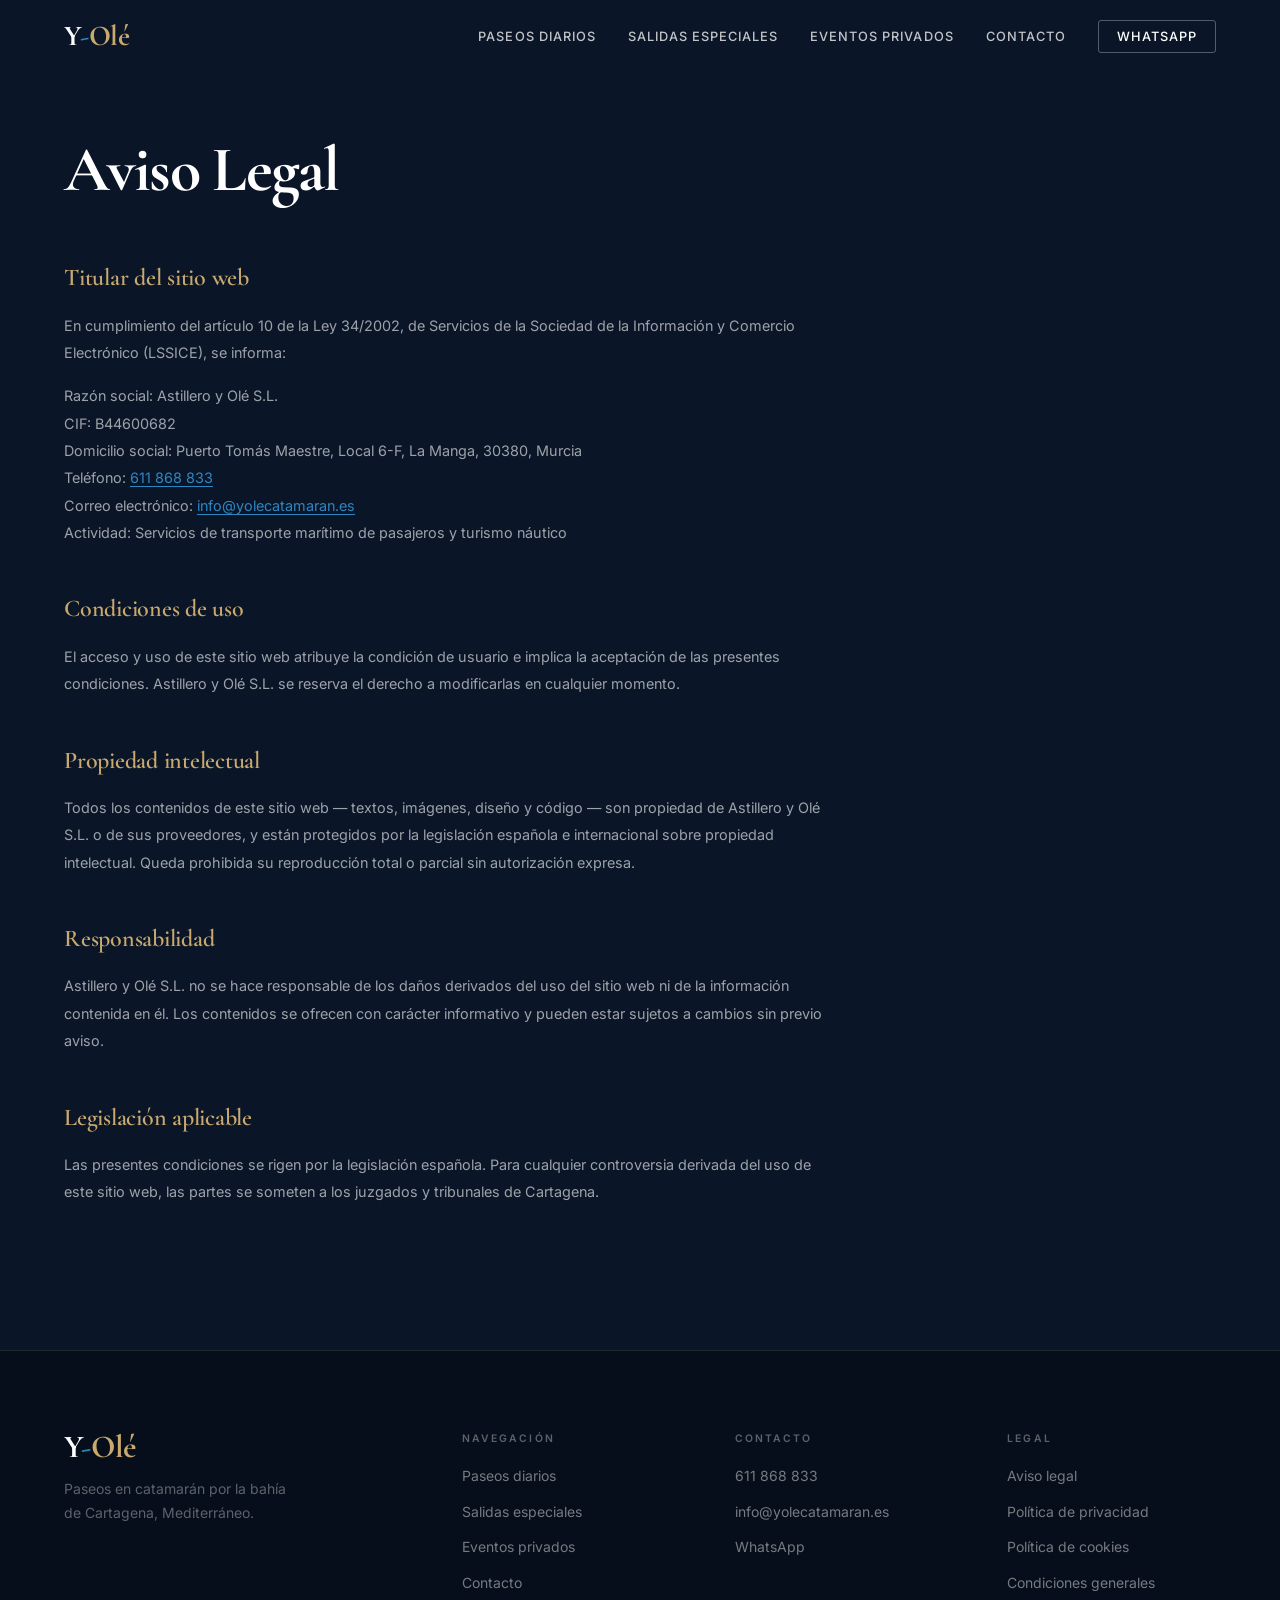
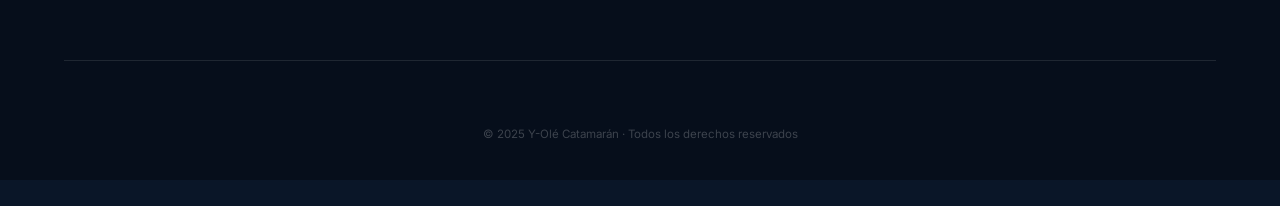
<file: aviso-legal.html>
<!DOCTYPE html>
<html lang="es">
<head>
    <meta charset="UTF-8">
    <meta name="viewport" content="width=device-width, initial-scale=1.0">
    <meta name="description" content="Aviso legal de Y-Olé Catamarán. Información sobre el titular del sitio web, condiciones de uso y propiedad intelectual.">
    <title>Aviso Legal | Y-Olé Catamarán</title>
    <link rel="icon" href="data:image/svg+xml,<svg xmlns=%22http://www.w3.org/2000/svg%22 viewBox=%220 0 100 100%22><text y=%22.9em%22 font-size=%2290%22>⛵</text></svg>">
    <link rel="preconnect" href="https://fonts.googleapis.com">
    <link rel="preconnect" href="https://fonts.gstatic.com" crossorigin>
    <link href="https://fonts.googleapis.com/css2?family=Cormorant+Garamond:ital,wght@0,300;0,400;0,600;0,700;1,400;1,600;1,700&family=Inter:wght@300;400;500;600&display=swap" rel="stylesheet">
    <link rel="stylesheet" href="style.css?v=4">
</head>
<body>

    <!-- ===== NAV ===== -->
    <nav class="navbar scrolled" id="navbar">
        <div class="nav-inner">
            <a href="index.html#inicio" class="nav-logo">
                <span class="logo-y">Y</span><span class="logo-dash">-</span><span class="logo-ole">Olé</span>
            </a>
            <button class="nav-toggle" id="navToggle" aria-label="Abrir menú" aria-expanded="false">
                <span></span><span></span><span></span>
            </button>
            <ul class="nav-menu" id="navMenu">
                <li><a href="index.html#paseos" class="nav-link">Paseos diarios</a></li>
                <li><a href="index.html#especiales" class="nav-link">Salidas especiales</a></li>
                <li><a href="index.html#privados" class="nav-link">Eventos privados</a></li>
                <li><a href="index.html#contacto" class="nav-link">Contacto</a></li>
                <li>
                    <a href="https://wa.me/34611868833" class="nav-link nav-cta" target="_blank" rel="noopener noreferrer">
                        WhatsApp
                    </a>
                </li>
            </ul>
        </div>
    </nav>

    <main>
        <section class="legal-section">
            <div class="container">
                <div class="legal-content">
                    <h1>Aviso Legal</h1>

                    <h2>Titular del sitio web</h2>
                    <p>En cumplimiento del artículo 10 de la Ley 34/2002, de Servicios de la Sociedad de la Información y Comercio Electrónico (LSSICE), se informa:</p>
                    <p>
                        Razón social: Astillero y Olé S.L.<br>
                        CIF: B44600682<br>
                        Domicilio social: Puerto Tomás Maestre, Local 6-F, La Manga, 30380, Murcia<br>
                        Teléfono: <a href="tel:+34611868833">611 868 833</a><br>
                        Correo electrónico: <a href="mailto:info@yolecatamaran.es">info@yolecatamaran.es</a><br>
                        Actividad: Servicios de transporte marítimo de pasajeros y turismo náutico
                    </p>

                    <h2>Condiciones de uso</h2>
                    <p>El acceso y uso de este sitio web atribuye la condición de usuario e implica la aceptación de las presentes condiciones. Astillero y Olé S.L. se reserva el derecho a modificarlas en cualquier momento.</p>

                    <h2>Propiedad intelectual</h2>
                    <p>Todos los contenidos de este sitio web — textos, imágenes, diseño y código — son propiedad de Astillero y Olé S.L. o de sus proveedores, y están protegidos por la legislación española e internacional sobre propiedad intelectual. Queda prohibida su reproducción total o parcial sin autorización expresa.</p>

                    <h2>Responsabilidad</h2>
                    <p>Astillero y Olé S.L. no se hace responsable de los daños derivados del uso del sitio web ni de la información contenida en él. Los contenidos se ofrecen con carácter informativo y pueden estar sujetos a cambios sin previo aviso.</p>

                    <h2>Legislación aplicable</h2>
                    <p>Las presentes condiciones se rigen por la legislación española. Para cualquier controversia derivada del uso de este sitio web, las partes se someten a los juzgados y tribunales de Cartagena.</p>
                </div>
            </div>
        </section>
    </main>

    <!-- ===== FOOTER ===== -->
    <footer class="footer">
        <div class="container">
            <div class="footer-top">
                <div class="footer-brand">
                    <div class="footer-logo">
                        <span class="logo-y">Y</span><span class="logo-dash">-</span><span class="logo-ole">Olé</span>
                    </div>
                    <p>Paseos en catamarán por la bahía<br>de Cartagena, Mediterráneo.</p>
                </div>
                <div class="footer-col">
                    <h4>Navegación</h4>
                    <ul>
                        <li><a href="index.html#paseos">Paseos diarios</a></li>
                        <li><a href="index.html#especiales">Salidas especiales</a></li>
                        <li><a href="index.html#privados">Eventos privados</a></li>
                        <li><a href="index.html#contacto">Contacto</a></li>
                    </ul>
                </div>
                <div class="footer-col">
                    <h4>Contacto</h4>
                    <ul>
                        <li><a href="tel:+34611868833">611 868 833</a></li>
                        <li><a href="mailto:info@yolecatamaran.es">info@yolecatamaran.es</a></li>
                        <li><a href="https://wa.me/34611868833" target="_blank" rel="noopener noreferrer">WhatsApp</a></li>
                    </ul>
                </div>
                <div class="footer-col">
                    <h4>Legal</h4>
                    <ul>
                        <li><a href="aviso-legal.html">Aviso legal</a></li>
                        <li><a href="politica-privacidad.html">Política de privacidad</a></li>
                        <li><a href="politica-cookies.html">Política de cookies</a></li>
                        <li><a href="condiciones-generales.html">Condiciones generales</a></li>
                    </ul>
                </div>
            </div>
            <div class="footer-bottom">
                <p>© 2025 Y-Olé Catamarán · Todos los derechos reservados</p>
            </div>
        </div>
    </footer>

    <button class="scroll-top" id="scrollTop" aria-label="Volver arriba">
        <svg viewBox="0 0 24 24" fill="none" stroke="currentColor" stroke-width="2" aria-hidden="true">
            <polyline points="18 15 12 9 6 15"/>
        </svg>
    </button>

    <script src="script.js"></script>
</body>
</html>
</file>
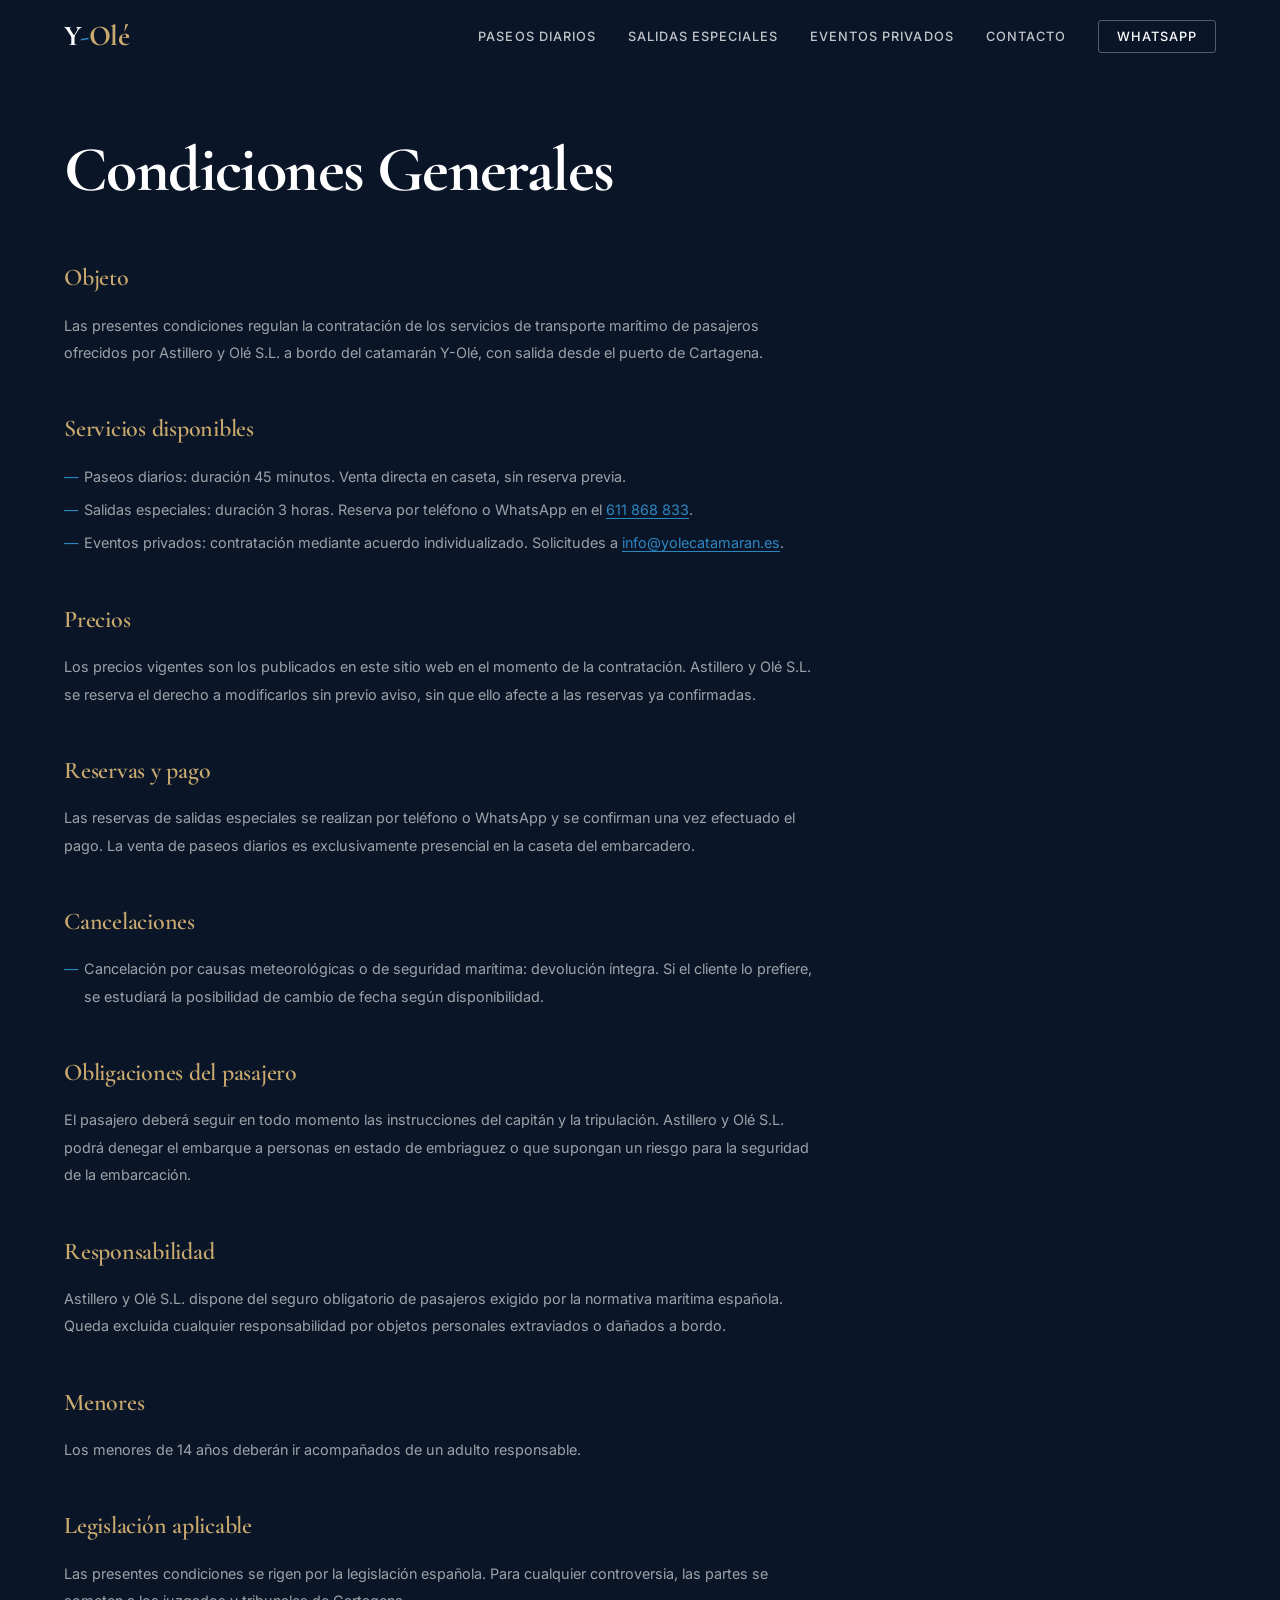
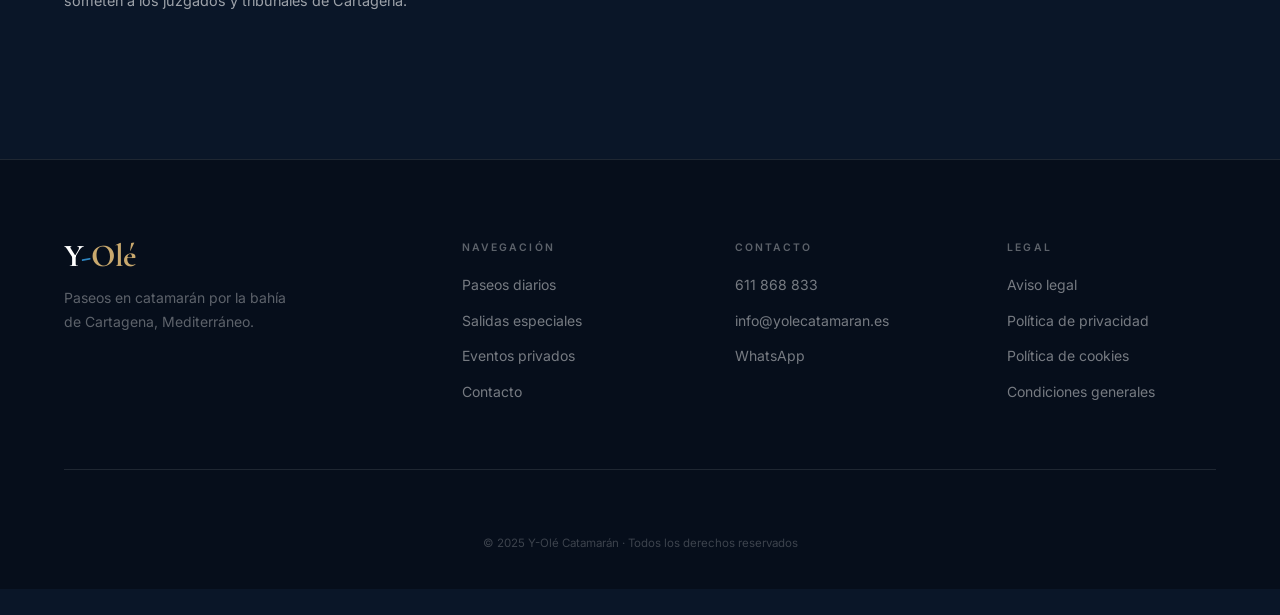
<file: condiciones-generales.html>
<!DOCTYPE html>
<html lang="es">
<head>
    <meta charset="UTF-8">
    <meta name="viewport" content="width=device-width, initial-scale=1.0">
    <meta name="description" content="Condiciones generales de contratación de Y-Olé Catamarán. Servicios, precios, reservas y cancelaciones.">
    <title>Condiciones Generales | Y-Olé Catamarán</title>
    <link rel="icon" href="data:image/svg+xml,<svg xmlns=%22http://www.w3.org/2000/svg%22 viewBox=%220 0 100 100%22><text y=%22.9em%22 font-size=%2290%22>⛵</text></svg>">
    <link rel="preconnect" href="https://fonts.googleapis.com">
    <link rel="preconnect" href="https://fonts.gstatic.com" crossorigin>
    <link href="https://fonts.googleapis.com/css2?family=Cormorant+Garamond:ital,wght@0,300;0,400;0,600;0,700;1,400;1,600;1,700&family=Inter:wght@300;400;500;600&display=swap" rel="stylesheet">
    <link rel="stylesheet" href="style.css?v=4">
</head>
<body>

    <!-- ===== NAV ===== -->
    <nav class="navbar scrolled" id="navbar">
        <div class="nav-inner">
            <a href="index.html#inicio" class="nav-logo">
                <span class="logo-y">Y</span><span class="logo-dash">-</span><span class="logo-ole">Olé</span>
            </a>
            <button class="nav-toggle" id="navToggle" aria-label="Abrir menú" aria-expanded="false">
                <span></span><span></span><span></span>
            </button>
            <ul class="nav-menu" id="navMenu">
                <li><a href="index.html#paseos" class="nav-link">Paseos diarios</a></li>
                <li><a href="index.html#especiales" class="nav-link">Salidas especiales</a></li>
                <li><a href="index.html#privados" class="nav-link">Eventos privados</a></li>
                <li><a href="index.html#contacto" class="nav-link">Contacto</a></li>
                <li>
                    <a href="https://wa.me/34611868833" class="nav-link nav-cta" target="_blank" rel="noopener noreferrer">
                        WhatsApp
                    </a>
                </li>
            </ul>
        </div>
    </nav>

    <main>
        <section class="legal-section">
            <div class="container">
                <div class="legal-content">
                    <h1>Condiciones Generales</h1>

                    <h2>Objeto</h2>
                    <p>Las presentes condiciones regulan la contratación de los servicios de transporte marítimo de pasajeros ofrecidos por Astillero y Olé S.L. a bordo del catamarán Y-Olé, con salida desde el puerto de Cartagena.</p>

                    <h2>Servicios disponibles</h2>
                    <ul>
                        <li>Paseos diarios: duración 45 minutos. Venta directa en caseta, sin reserva previa.</li>
                        <li>Salidas especiales: duración 3 horas. Reserva por teléfono o WhatsApp en el <a href="tel:+34611868833">611 868 833</a>.</li>
                        <li>Eventos privados: contratación mediante acuerdo individualizado. Solicitudes a <a href="mailto:info@yolecatamaran.es">info@yolecatamaran.es</a>.</li>
                    </ul>

                    <h2>Precios</h2>
                    <p>Los precios vigentes son los publicados en este sitio web en el momento de la contratación. Astillero y Olé S.L. se reserva el derecho a modificarlos sin previo aviso, sin que ello afecte a las reservas ya confirmadas.</p>

                    <h2>Reservas y pago</h2>
                    <p>Las reservas de salidas especiales se realizan por teléfono o WhatsApp y se confirman una vez efectuado el pago. La venta de paseos diarios es exclusivamente presencial en la caseta del embarcadero.</p>

                    <h2>Cancelaciones</h2>
                    <ul>
                        <li>Cancelación por causas meteorológicas o de seguridad marítima: devolución íntegra. Si el cliente lo prefiere, se estudiará la posibilidad de cambio de fecha según disponibilidad.</li>
                    </ul>

                    <h2>Obligaciones del pasajero</h2>
                    <p>El pasajero deberá seguir en todo momento las instrucciones del capitán y la tripulación. Astillero y Olé S.L. podrá denegar el embarque a personas en estado de embriaguez o que supongan un riesgo para la seguridad de la embarcación.</p>

                    <h2>Responsabilidad</h2>
                    <p>Astillero y Olé S.L. dispone del seguro obligatorio de pasajeros exigido por la normativa marítima española. Queda excluida cualquier responsabilidad por objetos personales extraviados o dañados a bordo.</p>

                    <h2>Menores</h2>
                    <p>Los menores de 14 años deberán ir acompañados de un adulto responsable.</p>

                    <h2>Legislación aplicable</h2>
                    <p>Las presentes condiciones se rigen por la legislación española. Para cualquier controversia, las partes se someten a los juzgados y tribunales de Cartagena.</p>
                </div>
            </div>
        </section>
    </main>

    <!-- ===== FOOTER ===== -->
    <footer class="footer">
        <div class="container">
            <div class="footer-top">
                <div class="footer-brand">
                    <div class="footer-logo">
                        <span class="logo-y">Y</span><span class="logo-dash">-</span><span class="logo-ole">Olé</span>
                    </div>
                    <p>Paseos en catamarán por la bahía<br>de Cartagena, Mediterráneo.</p>
                </div>
                <div class="footer-col">
                    <h4>Navegación</h4>
                    <ul>
                        <li><a href="index.html#paseos">Paseos diarios</a></li>
                        <li><a href="index.html#especiales">Salidas especiales</a></li>
                        <li><a href="index.html#privados">Eventos privados</a></li>
                        <li><a href="index.html#contacto">Contacto</a></li>
                    </ul>
                </div>
                <div class="footer-col">
                    <h4>Contacto</h4>
                    <ul>
                        <li><a href="tel:+34611868833">611 868 833</a></li>
                        <li><a href="mailto:info@yolecatamaran.es">info@yolecatamaran.es</a></li>
                        <li><a href="https://wa.me/34611868833" target="_blank" rel="noopener noreferrer">WhatsApp</a></li>
                    </ul>
                </div>
                <div class="footer-col">
                    <h4>Legal</h4>
                    <ul>
                        <li><a href="aviso-legal.html">Aviso legal</a></li>
                        <li><a href="politica-privacidad.html">Política de privacidad</a></li>
                        <li><a href="politica-cookies.html">Política de cookies</a></li>
                        <li><a href="condiciones-generales.html">Condiciones generales</a></li>
                    </ul>
                </div>
            </div>
            <div class="footer-bottom">
                <p>© 2025 Y-Olé Catamarán · Todos los derechos reservados</p>
            </div>
        </div>
    </footer>

    <button class="scroll-top" id="scrollTop" aria-label="Volver arriba">
        <svg viewBox="0 0 24 24" fill="none" stroke="currentColor" stroke-width="2" aria-hidden="true">
            <polyline points="18 15 12 9 6 15"/>
        </svg>
    </button>

    <script src="script.js"></script>
</body>
</html>
</file>
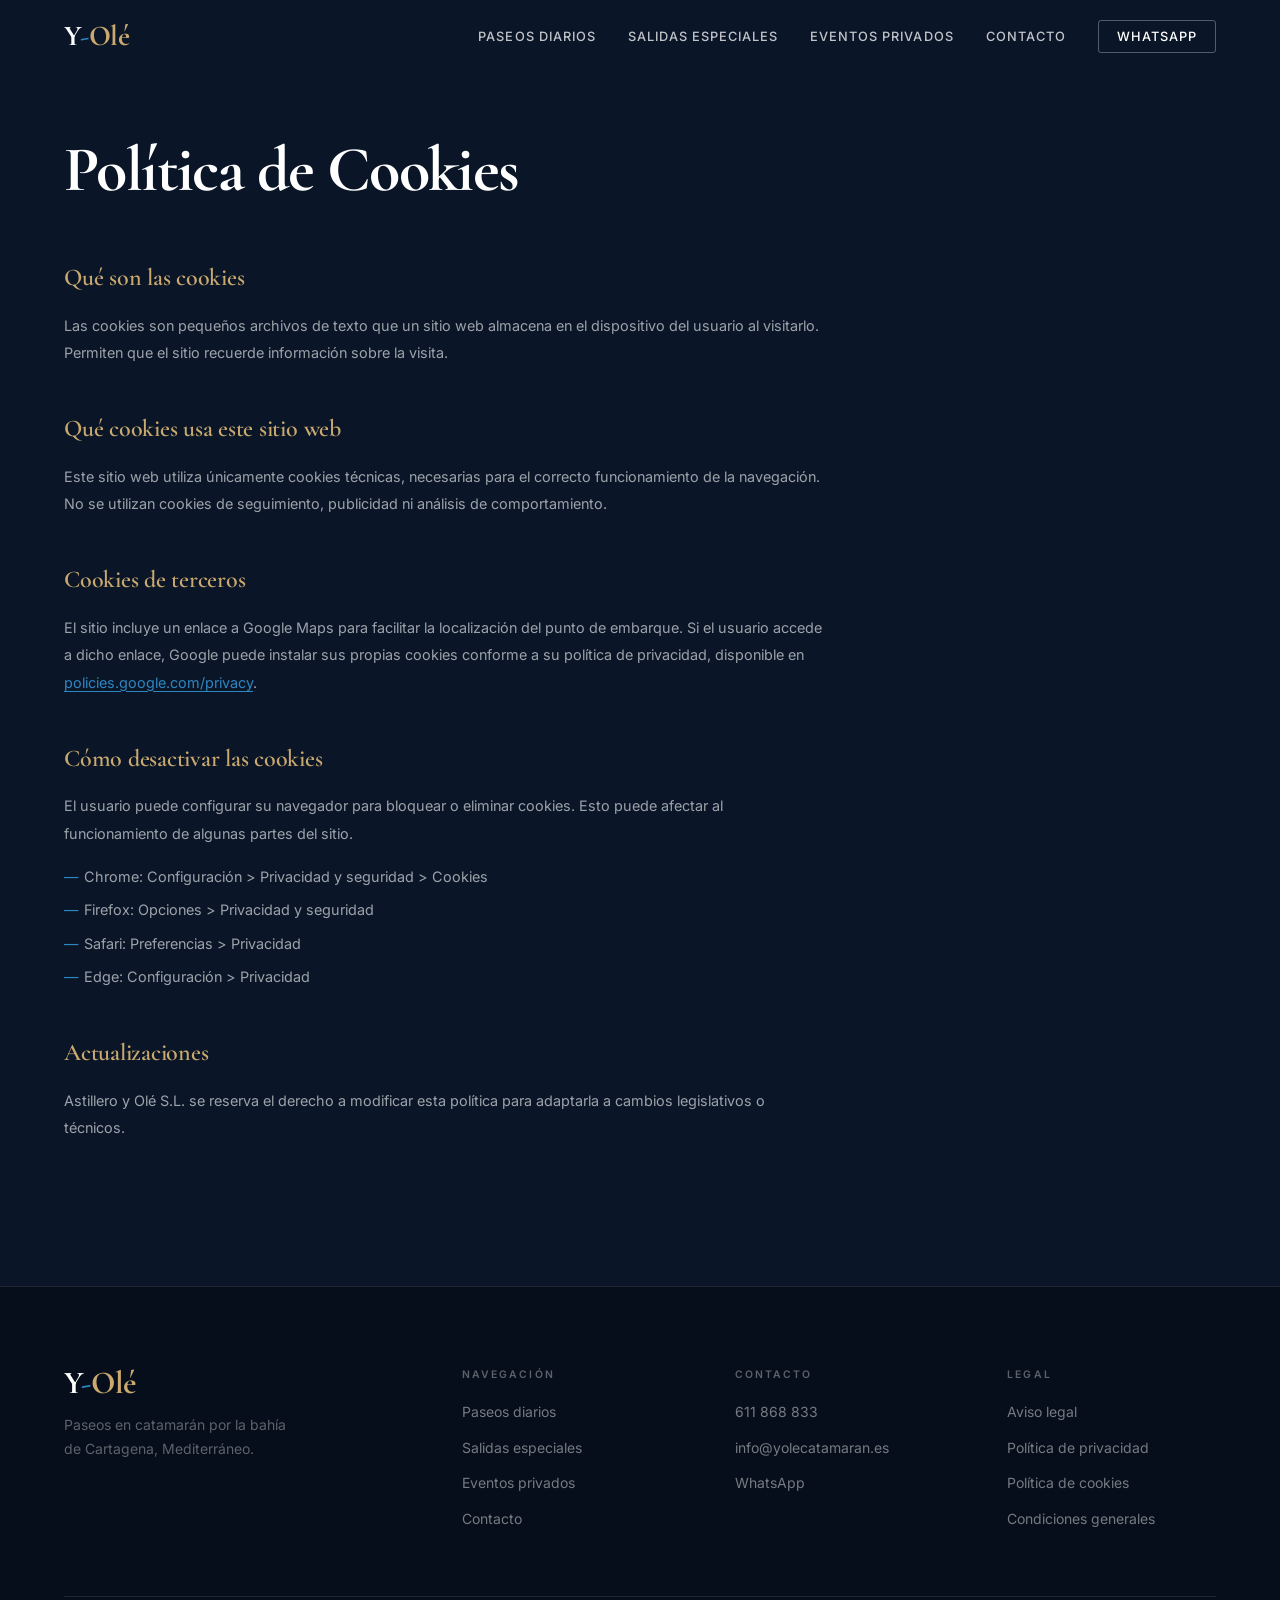
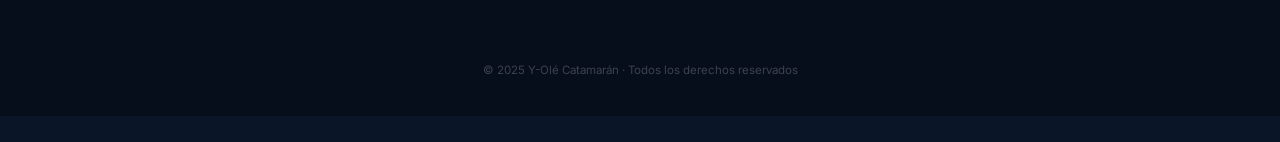
<file: politica-cookies.html>
<!DOCTYPE html>
<html lang="es">
<head>
    <meta charset="UTF-8">
    <meta name="viewport" content="width=device-width, initial-scale=1.0">
    <meta name="description" content="Política de cookies de Y-Olé Catamarán. Información sobre el uso de cookies en este sitio web.">
    <title>Política de Cookies | Y-Olé Catamarán</title>
    <link rel="icon" href="data:image/svg+xml,<svg xmlns=%22http://www.w3.org/2000/svg%22 viewBox=%220 0 100 100%22><text y=%22.9em%22 font-size=%2290%22>⛵</text></svg>">
    <link rel="preconnect" href="https://fonts.googleapis.com">
    <link rel="preconnect" href="https://fonts.gstatic.com" crossorigin>
    <link href="https://fonts.googleapis.com/css2?family=Cormorant+Garamond:ital,wght@0,300;0,400;0,600;0,700;1,400;1,600;1,700&family=Inter:wght@300;400;500;600&display=swap" rel="stylesheet">
    <link rel="stylesheet" href="style.css?v=4">
</head>
<body>

    <!-- ===== NAV ===== -->
    <nav class="navbar scrolled" id="navbar">
        <div class="nav-inner">
            <a href="index.html#inicio" class="nav-logo">
                <span class="logo-y">Y</span><span class="logo-dash">-</span><span class="logo-ole">Olé</span>
            </a>
            <button class="nav-toggle" id="navToggle" aria-label="Abrir menú" aria-expanded="false">
                <span></span><span></span><span></span>
            </button>
            <ul class="nav-menu" id="navMenu">
                <li><a href="index.html#paseos" class="nav-link">Paseos diarios</a></li>
                <li><a href="index.html#especiales" class="nav-link">Salidas especiales</a></li>
                <li><a href="index.html#privados" class="nav-link">Eventos privados</a></li>
                <li><a href="index.html#contacto" class="nav-link">Contacto</a></li>
                <li>
                    <a href="https://wa.me/34611868833" class="nav-link nav-cta" target="_blank" rel="noopener noreferrer">
                        WhatsApp
                    </a>
                </li>
            </ul>
        </div>
    </nav>

    <main>
        <section class="legal-section">
            <div class="container">
                <div class="legal-content">
                    <h1>Política de Cookies</h1>

                    <h2>Qué son las cookies</h2>
                    <p>Las cookies son pequeños archivos de texto que un sitio web almacena en el dispositivo del usuario al visitarlo. Permiten que el sitio recuerde información sobre la visita.</p>

                    <h2>Qué cookies usa este sitio web</h2>
                    <p>Este sitio web utiliza únicamente cookies técnicas, necesarias para el correcto funcionamiento de la navegación. No se utilizan cookies de seguimiento, publicidad ni análisis de comportamiento.</p>

                    <h2>Cookies de terceros</h2>
                    <p>El sitio incluye un enlace a Google Maps para facilitar la localización del punto de embarque. Si el usuario accede a dicho enlace, Google puede instalar sus propias cookies conforme a su política de privacidad, disponible en <a href="https://policies.google.com/privacy" target="_blank" rel="noopener noreferrer">policies.google.com/privacy</a>.</p>

                    <h2>Cómo desactivar las cookies</h2>
                    <p>El usuario puede configurar su navegador para bloquear o eliminar cookies. Esto puede afectar al funcionamiento de algunas partes del sitio.</p>
                    <ul>
                        <li>Chrome: Configuración &gt; Privacidad y seguridad &gt; Cookies</li>
                        <li>Firefox: Opciones &gt; Privacidad y seguridad</li>
                        <li>Safari: Preferencias &gt; Privacidad</li>
                        <li>Edge: Configuración &gt; Privacidad</li>
                    </ul>

                    <h2>Actualizaciones</h2>
                    <p>Astillero y Olé S.L. se reserva el derecho a modificar esta política para adaptarla a cambios legislativos o técnicos.</p>
                </div>
            </div>
        </section>
    </main>

    <!-- ===== FOOTER ===== -->
    <footer class="footer">
        <div class="container">
            <div class="footer-top">
                <div class="footer-brand">
                    <div class="footer-logo">
                        <span class="logo-y">Y</span><span class="logo-dash">-</span><span class="logo-ole">Olé</span>
                    </div>
                    <p>Paseos en catamarán por la bahía<br>de Cartagena, Mediterráneo.</p>
                </div>
                <div class="footer-col">
                    <h4>Navegación</h4>
                    <ul>
                        <li><a href="index.html#paseos">Paseos diarios</a></li>
                        <li><a href="index.html#especiales">Salidas especiales</a></li>
                        <li><a href="index.html#privados">Eventos privados</a></li>
                        <li><a href="index.html#contacto">Contacto</a></li>
                    </ul>
                </div>
                <div class="footer-col">
                    <h4>Contacto</h4>
                    <ul>
                        <li><a href="tel:+34611868833">611 868 833</a></li>
                        <li><a href="mailto:info@yolecatamaran.es">info@yolecatamaran.es</a></li>
                        <li><a href="https://wa.me/34611868833" target="_blank" rel="noopener noreferrer">WhatsApp</a></li>
                    </ul>
                </div>
                <div class="footer-col">
                    <h4>Legal</h4>
                    <ul>
                        <li><a href="aviso-legal.html">Aviso legal</a></li>
                        <li><a href="politica-privacidad.html">Política de privacidad</a></li>
                        <li><a href="politica-cookies.html">Política de cookies</a></li>
                        <li><a href="condiciones-generales.html">Condiciones generales</a></li>
                    </ul>
                </div>
            </div>
            <div class="footer-bottom">
                <p>© 2025 Y-Olé Catamarán · Todos los derechos reservados</p>
            </div>
        </div>
    </footer>

    <button class="scroll-top" id="scrollTop" aria-label="Volver arriba">
        <svg viewBox="0 0 24 24" fill="none" stroke="currentColor" stroke-width="2" aria-hidden="true">
            <polyline points="18 15 12 9 6 15"/>
        </svg>
    </button>

    <script src="script.js"></script>
</body>
</html>
</file>
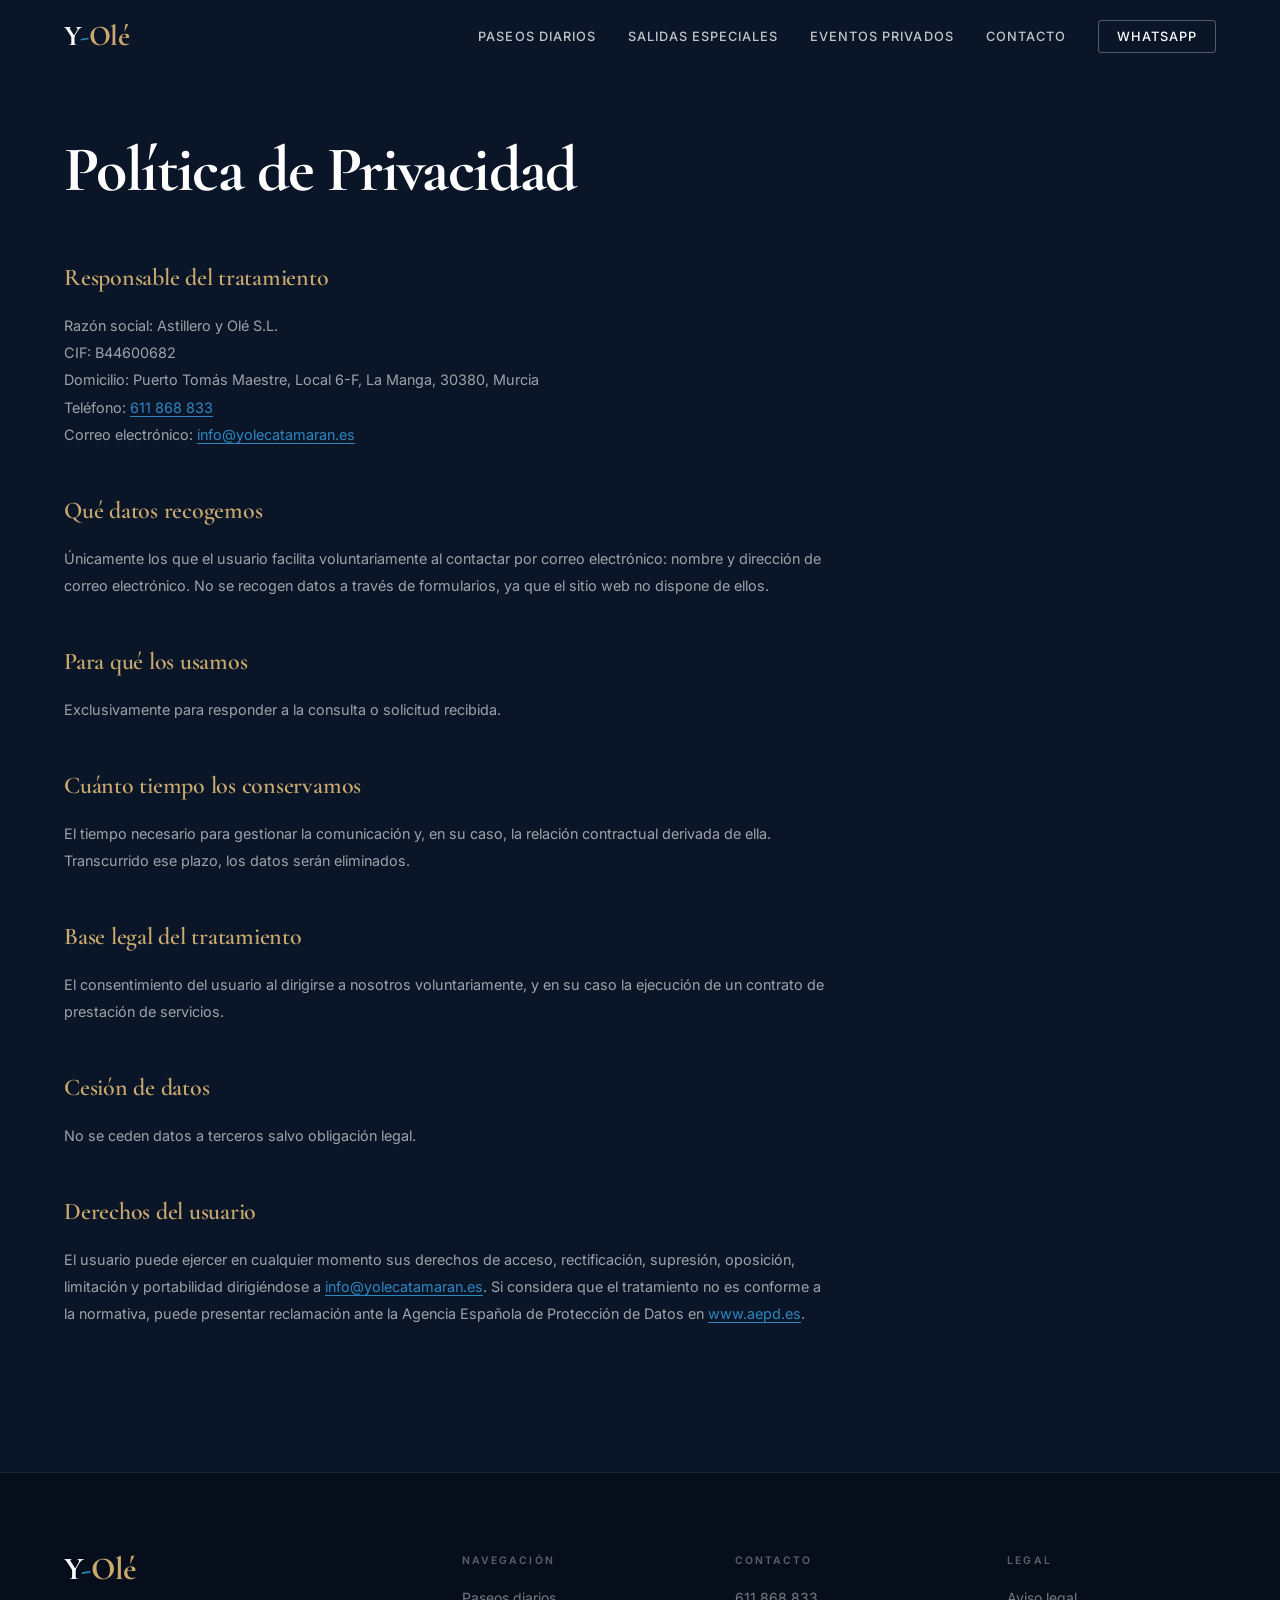
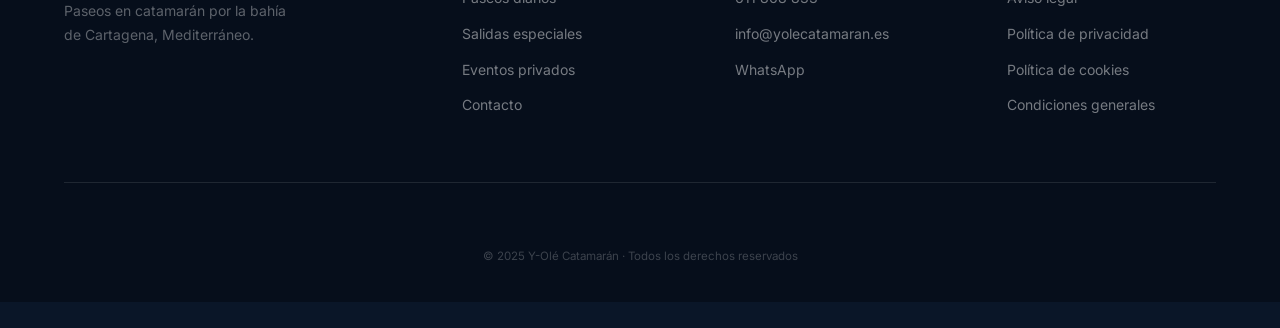
<file: politica-privacidad.html>
<!DOCTYPE html>
<html lang="es">
<head>
    <meta charset="UTF-8">
    <meta name="viewport" content="width=device-width, initial-scale=1.0">
    <meta name="description" content="Política de privacidad de Y-Olé Catamarán. Información sobre el tratamiento de datos personales.">
    <title>Política de Privacidad | Y-Olé Catamarán</title>
    <link rel="icon" href="data:image/svg+xml,<svg xmlns=%22http://www.w3.org/2000/svg%22 viewBox=%220 0 100 100%22><text y=%22.9em%22 font-size=%2290%22>⛵</text></svg>">
    <link rel="preconnect" href="https://fonts.googleapis.com">
    <link rel="preconnect" href="https://fonts.gstatic.com" crossorigin>
    <link href="https://fonts.googleapis.com/css2?family=Cormorant+Garamond:ital,wght@0,300;0,400;0,600;0,700;1,400;1,600;1,700&family=Inter:wght@300;400;500;600&display=swap" rel="stylesheet">
    <link rel="stylesheet" href="style.css?v=4">
</head>
<body>

    <!-- ===== NAV ===== -->
    <nav class="navbar scrolled" id="navbar">
        <div class="nav-inner">
            <a href="index.html#inicio" class="nav-logo">
                <span class="logo-y">Y</span><span class="logo-dash">-</span><span class="logo-ole">Olé</span>
            </a>
            <button class="nav-toggle" id="navToggle" aria-label="Abrir menú" aria-expanded="false">
                <span></span><span></span><span></span>
            </button>
            <ul class="nav-menu" id="navMenu">
                <li><a href="index.html#paseos" class="nav-link">Paseos diarios</a></li>
                <li><a href="index.html#especiales" class="nav-link">Salidas especiales</a></li>
                <li><a href="index.html#privados" class="nav-link">Eventos privados</a></li>
                <li><a href="index.html#contacto" class="nav-link">Contacto</a></li>
                <li>
                    <a href="https://wa.me/34611868833" class="nav-link nav-cta" target="_blank" rel="noopener noreferrer">
                        WhatsApp
                    </a>
                </li>
            </ul>
        </div>
    </nav>

    <main>
        <section class="legal-section">
            <div class="container">
                <div class="legal-content">
                    <h1>Política de Privacidad</h1>

                    <h2>Responsable del tratamiento</h2>
                    <p>
                        Razón social: Astillero y Olé S.L.<br>
                        CIF: B44600682<br>
                        Domicilio: Puerto Tomás Maestre, Local 6-F, La Manga, 30380, Murcia<br>
                        Teléfono: <a href="tel:+34611868833">611 868 833</a><br>
                        Correo electrónico: <a href="mailto:info@yolecatamaran.es">info@yolecatamaran.es</a>
                    </p>

                    <h2>Qué datos recogemos</h2>
                    <p>Únicamente los que el usuario facilita voluntariamente al contactar por correo electrónico: nombre y dirección de correo electrónico. No se recogen datos a través de formularios, ya que el sitio web no dispone de ellos.</p>

                    <h2>Para qué los usamos</h2>
                    <p>Exclusivamente para responder a la consulta o solicitud recibida.</p>

                    <h2>Cuánto tiempo los conservamos</h2>
                    <p>El tiempo necesario para gestionar la comunicación y, en su caso, la relación contractual derivada de ella. Transcurrido ese plazo, los datos serán eliminados.</p>

                    <h2>Base legal del tratamiento</h2>
                    <p>El consentimiento del usuario al dirigirse a nosotros voluntariamente, y en su caso la ejecución de un contrato de prestación de servicios.</p>

                    <h2>Cesión de datos</h2>
                    <p>No se ceden datos a terceros salvo obligación legal.</p>

                    <h2>Derechos del usuario</h2>
                    <p>El usuario puede ejercer en cualquier momento sus derechos de acceso, rectificación, supresión, oposición, limitación y portabilidad dirigiéndose a <a href="mailto:info@yolecatamaran.es">info@yolecatamaran.es</a>. Si considera que el tratamiento no es conforme a la normativa, puede presentar reclamación ante la Agencia Española de Protección de Datos en <a href="https://www.aepd.es" target="_blank" rel="noopener noreferrer">www.aepd.es</a>.</p>
                </div>
            </div>
        </section>
    </main>

    <!-- ===== FOOTER ===== -->
    <footer class="footer">
        <div class="container">
            <div class="footer-top">
                <div class="footer-brand">
                    <div class="footer-logo">
                        <span class="logo-y">Y</span><span class="logo-dash">-</span><span class="logo-ole">Olé</span>
                    </div>
                    <p>Paseos en catamarán por la bahía<br>de Cartagena, Mediterráneo.</p>
                </div>
                <div class="footer-col">
                    <h4>Navegación</h4>
                    <ul>
                        <li><a href="index.html#paseos">Paseos diarios</a></li>
                        <li><a href="index.html#especiales">Salidas especiales</a></li>
                        <li><a href="index.html#privados">Eventos privados</a></li>
                        <li><a href="index.html#contacto">Contacto</a></li>
                    </ul>
                </div>
                <div class="footer-col">
                    <h4>Contacto</h4>
                    <ul>
                        <li><a href="tel:+34611868833">611 868 833</a></li>
                        <li><a href="mailto:info@yolecatamaran.es">info@yolecatamaran.es</a></li>
                        <li><a href="https://wa.me/34611868833" target="_blank" rel="noopener noreferrer">WhatsApp</a></li>
                    </ul>
                </div>
                <div class="footer-col">
                    <h4>Legal</h4>
                    <ul>
                        <li><a href="aviso-legal.html">Aviso legal</a></li>
                        <li><a href="politica-privacidad.html">Política de privacidad</a></li>
                        <li><a href="politica-cookies.html">Política de cookies</a></li>
                        <li><a href="condiciones-generales.html">Condiciones generales</a></li>
                    </ul>
                </div>
            </div>
            <div class="footer-bottom">
                <p>© 2025 Y-Olé Catamarán · Todos los derechos reservados</p>
            </div>
        </div>
    </footer>

    <button class="scroll-top" id="scrollTop" aria-label="Volver arriba">
        <svg viewBox="0 0 24 24" fill="none" stroke="currentColor" stroke-width="2" aria-hidden="true">
            <polyline points="18 15 12 9 6 15"/>
        </svg>
    </button>

    <script src="script.js"></script>
</body>
</html>
</file>
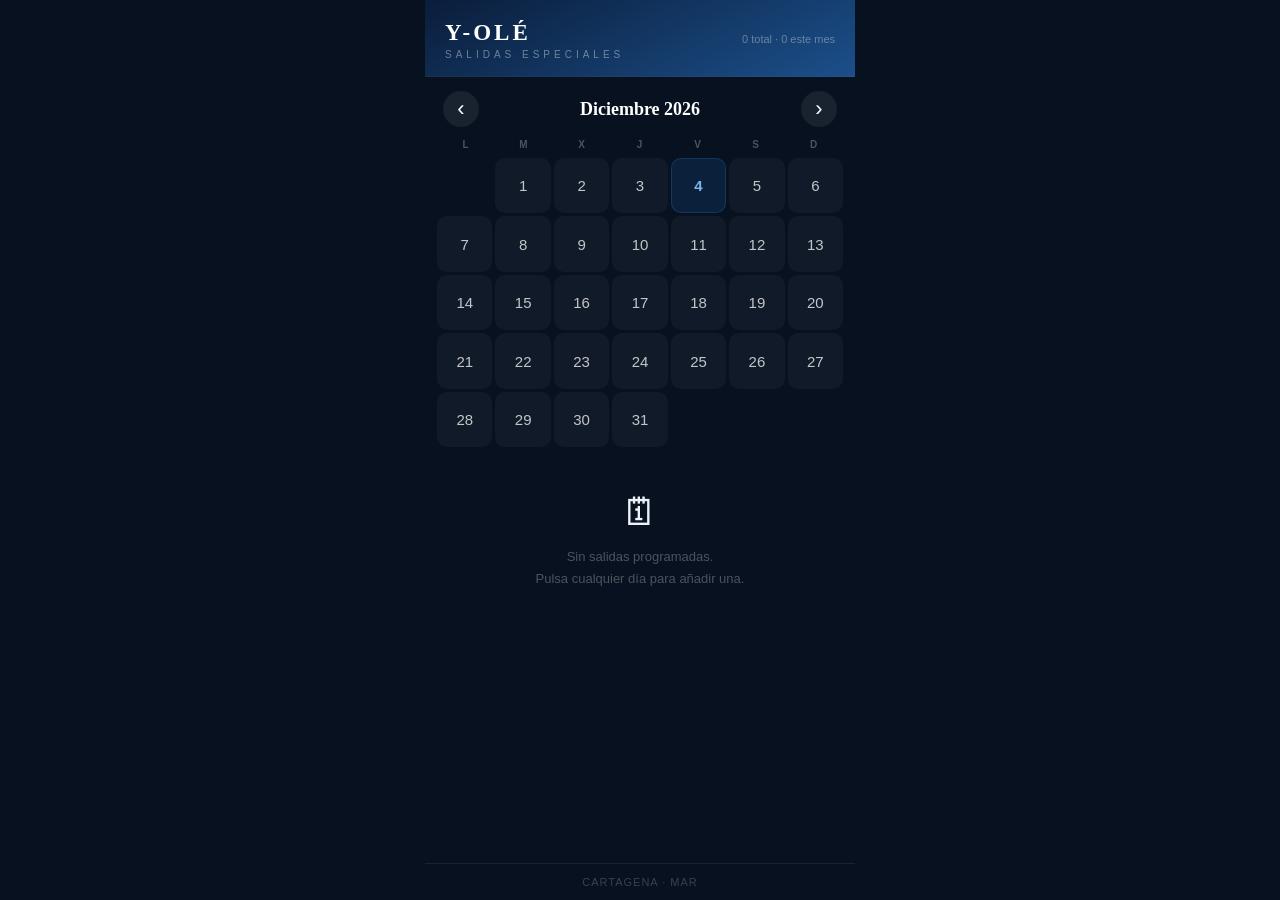
<file: reservas.html>
<!DOCTYPE html>
<html lang="es">
<head>
<meta charset="UTF-8">
<meta name="viewport" content="width=device-width, initial-scale=1.0, maximum-scale=1.0">
<title>Y-Olé · Salidas Especiales</title>
<style>
  * { box-sizing: border-box; -webkit-tap-highlight-color: transparent; margin: 0; padding: 0; }
  body { background: #07111F; color: #EEF2F8; font-family: 'Helvetica Neue', Arial, sans-serif;
    max-width: 430px; margin: 0 auto; min-height: 100vh; padding-bottom: 64px; }
  button { touch-action: manipulation; font-family: inherit; cursor: pointer; border: none; }
  input[type=time], input[type=number] { color-scheme: dark; }

  /* Header */
  .header { background: linear-gradient(155deg,#0A1D3A 0%,#1B4F8A 100%);
    padding: 20px 20px 16px; border-bottom: 1px solid rgba(255,255,255,0.08); }
  .header-row { display: flex; justify-content: space-between; align-items: center; }
  .h-title { font-size: 23px; font-family: Georgia,serif; font-weight: bold;
    letter-spacing: 3px; color: #fff; }
  .h-sub { font-size: 10px; color: rgba(255,255,255,0.4); letter-spacing: 4px; margin-top: 3px; }
  .h-right { text-align: right; }
  .h-count { font-size: 11px; color: rgba(255,255,255,0.35); line-height: 1.8; }
  .sync-btn { background: rgba(255,255,255,0.08); color: rgba(255,255,255,0.55);
    font-size: 11px; padding: 5px 9px; border-radius: 6px; margin-top: 5px;
    display: block; margin-left: auto; letter-spacing: 1px; }

  /* Nav */
  .nav-row { display: flex; align-items: center; justify-content: space-between; padding: 14px 18px 8px; }
  .month-lbl { font-size: 18px; font-family: Georgia,serif; font-weight: bold; color: #fff; }
  .nav-btn { background: rgba(255,255,255,0.07); color: #fff; width: 36px; height: 36px;
    border-radius: 50%; font-size: 22px; display: flex; align-items: center; justify-content: center; }

  /* Calendar */
  .days-row { display: grid; grid-template-columns: repeat(7,1fr); padding: 0 12px; margin-bottom: 4px; }
  .day-lbl { text-align: center; font-size: 10px; color: rgba(255,255,255,0.28);
    font-weight: 700; letter-spacing: 1px; padding: 4px 0; }
  .cal-grid { display: grid; grid-template-columns: repeat(7,1fr); padding: 0 12px; gap: 3px; }
  .cal-cell { aspect-ratio: 1; display: flex; flex-direction: column; align-items: center;
    justify-content: center; border-radius: 10px; background: rgba(255,255,255,0.04);
    border: 1px solid transparent; color: rgba(255,255,255,0.75); font-size: 15px;
    -webkit-user-select: none; user-select: none; }
  .cal-cell.today { background: rgba(27,79,138,0.25); border-color: rgba(27,79,138,0.5);
    color: #7FB3E8; font-weight: 700; }
  .cal-cell.selected { background: #1B4F8A; color: #fff; font-weight: 700; }
  .cal-cell.empty { opacity: 0; pointer-events: none; }
  .cal-dot { width: 5px; height: 5px; border-radius: 50%; background: #4CAF8A; margin-top: 2px; }

  /* Empty state */
  .empty-state { display: flex; flex-direction: column; align-items: center;
    padding: 44px 20px; text-align: center; }
  .empty-icon { font-size: 38px; margin-bottom: 12px; }
  .empty-txt { color: rgba(255,255,255,0.28); font-size: 13px; line-height: 1.7; }

  /* Bottom sheet */
  .overlay { position: fixed; inset: 0; background: rgba(0,0,0,0.72);
    z-index: 200; display: flex; align-items: flex-end; justify-content: center; }
  .overlay.hidden { display: none; }
  .bottom-sheet { background: #0D1F38; border-radius: 20px 20px 0 0;
    padding: 14px 18px 36px; width: 100%; max-width: 430px; max-height: 82vh; overflow-y: auto; }
  .handle { width: 40px; height: 4px; background: rgba(255,255,255,0.15);
    border-radius: 2px; margin: 0 auto 16px; }
  .sheet-date { font-size: 19px; font-family: Georgia,serif; font-weight: bold;
    color: #fff; margin-bottom: 2px; }
  .sheet-sub { font-size: 12px; color: rgba(255,255,255,0.3); margin-bottom: 16px; }

  /* Salida card */
  .card { background: rgba(255,255,255,0.05); border-radius: 13px; padding: 14px 15px;
    margin-bottom: 9px; border: 1px solid rgba(255,255,255,0.06); }
  .card-top { display: flex; align-items: center; justify-content: space-between; }
  .card-hora { font-size: 26px; font-family: Georgia,serif; font-weight: bold;
    color: #fff; line-height: 1; }
  .card-hora-fin { font-size: 12px; color: rgba(255,255,255,0.32); margin-top: 3px; }
  .card-plazas { font-size: 13px; margin-top: 3px; }
  .plazas-ok { color: #4CAF8A; }
  .plazas-low { color: #FFC107; }
  .plazas-full { color: #FF6B6B; }
  .controls { display: flex; align-items: center; gap: 10px; }
  .ctrl-btn { width: 46px; height: 46px; border-radius: 50%; color: #fff;
    font-size: 26px; font-weight: bold; display: flex; align-items: center;
    justify-content: center; flex-shrink: 0; -webkit-user-select: none; }
  .ctrl-btn:disabled { background: rgba(255,255,255,0.05) !important; color: rgba(255,255,255,0.2); }
  .ctrl-minus { background: rgba(200,60,60,0.85); }
  .ctrl-plus { background: #2A7A4A; }
  .ctrl-num { font-size: 20px; font-weight: bold; color: #fff; min-width: 28px; text-align: center; }
  .cancel-btn { background: none; color: rgba(255,80,80,0.45); font-size: 11px;
    margin-top: 6px; display: block; padding: 0; }

  /* Add form */
  .add-btn { width: 100%; padding: 13px 0; text-align: center;
    background: rgba(27,79,138,0.18); border: 1px dashed rgba(27,79,138,0.6);
    border-radius: 13px; color: #6BA3E0; font-size: 14px; margin-top: 6px; display: block; }
  .form-grid { display: grid; grid-template-columns: 1fr 1fr; gap: 10px; }
  .lbl { font-size: 10px; color: rgba(255,255,255,0.35); letter-spacing: 1px;
    margin-bottom: 5px; display: block; }
  .inp { background: rgba(255,255,255,0.06); border: 1px solid rgba(255,255,255,0.1);
    border-radius: 10px; color: #fff; padding: 12px 14px; font-size: 16px;
    width: 100%; margin-bottom: 10px; }
  .ok-btn { width: 100%; padding: 14px 0; text-align: center; background: #1B4F8A;
    border-radius: 13px; color: #fff; font-size: 16px; font-weight: bold;
    margin-bottom: 8px; display: block; }
  .ghost-btn { width: 100%; padding: 11px 0; text-align: center; background: transparent;
    color: rgba(255,255,255,0.3); font-size: 14px; display: block; }

  /* Status bar */
  .bar { position: fixed; bottom: 0; left: 50%; transform: translateX(-50%);
    width: 100%; max-width: 430px; background: #07111F;
    border-top: 1px solid rgba(255,255,255,0.07); padding: 12px 18px;
    text-align: center; font-size: 11px; letter-spacing: 1px;
    color: rgba(255,255,255,0.2); z-index: 100; transition: background 0.3s; }
  .bar.saving { background: #1A4070; color: #fff; }
  .bar.error { background: #5A1A1A; color: #fff; }
</style>
</head>
<body>

<!-- Header -->
<div class="header">
  <div class="header-row">
    <div>
      <div class="h-title">Y-OLÉ</div>
      <div class="h-sub">SALIDAS ESPECIALES</div>
    </div>
    <div class="h-right">
      <div class="h-count" id="hCount">0 salidas</div>
    </div>
  </div>
</div>

<!-- Nav mes -->
<div class="nav-row">
  <button class="nav-btn" onclick="changeMonth(-1)">‹</button>
  <span class="month-lbl" id="monthLbl"></span>
  <button class="nav-btn" onclick="changeMonth(1)">›</button>
</div>

<!-- Días -->
<div class="days-row">
  <div class="day-lbl">L</div><div class="day-lbl">M</div><div class="day-lbl">X</div>
  <div class="day-lbl">J</div><div class="day-lbl">V</div><div class="day-lbl">S</div>
  <div class="day-lbl">D</div>
</div>
<div class="cal-grid" id="calGrid"></div>
<div class="empty-state" id="emptyState" style="display:none">
  <div class="empty-icon">🗓</div>
  <div class="empty-txt">Sin salidas programadas.<br>Pulsa cualquier día para añadir una.</div>
</div>

<!-- Panel día -->
<div class="overlay hidden" id="overlay" onclick="overlayClick(event)">
  <div class="bottom-sheet">
    <div class="handle"></div>
    <p class="sheet-date" id="sheetDate"></p>
    <p class="sheet-sub" id="sheetSub"></p>
    <div id="salidaCards"></div>
    <div id="addSection">
      <button class="add-btn" onclick="showAddForm()">+ Añadir salida</button>
    </div>
    <div id="addForm" style="display:none; margin-top:10px">
      <div class="form-grid">
        <div>
          <label class="lbl">HORA INICIO</label>
          <input type="time" class="inp" id="newHoraI" value="10:00">
        </div>
        <div>
          <label class="lbl">HORA FIN</label>
          <input type="time" class="inp" id="newHoraF" value="14:00">
        </div>
      </div>
      <label class="lbl">PLAZAS</label>
      <input type="number" class="inp" id="newPlazas" value="97" min="1" max="97">
      <button class="ok-btn" onclick="confirmAdd()">Confirmar salida</button>
      <button class="ghost-btn" onclick="hideAddForm()">Cancelar</button>
    </div>
  </div>
</div>

<div class="bar" id="statusBar">CARTAGENA · MAR</div>

<script>
const API = "https://script.google.com/macros/s/AKfycbyEqgJrBI2tDNNoPZRXYJUMPHp_h_fVestssiKgkh-mCrTnPYHooSFJxzCi1ZuLguRO/exec";
const MONTHS = ["Enero","Febrero","Marzo","Abril","Mayo","Junio","Julio","Agosto","Septiembre","Octubre","Noviembre","Diciembre"];

let salidas = [];
let viewYear, viewMonth, selectedDate;
const today = new Date();

function fmtDate(y,m,d){ return `${y}-${String(m+1).padStart(2,"0")}-${String(d).padStart(2,"0")}`; }
function todayStr(){ return fmtDate(today.getFullYear(), today.getMonth(), today.getDate()); }
function forDate(d){ return salidas.filter(s => s.fecha===d && s.activa==="SI"); }

// ── API ──────────────────────────────────────────────────
function fetchSalidas() {
  return new Promise((resolve, reject) => {
    const cb = "yole_" + Date.now();
    const script = document.createElement("script");
    const timer = setTimeout(() => { cleanup(); reject(new Error("Timeout")); }, 12000);
    function cleanup(){ clearTimeout(timer); delete window[cb]; script.remove(); }
    window[cb] = (data) => { cleanup(); resolve(Array.isArray(data) ? data : []); };
    script.onerror = () => { cleanup(); reject(new Error("Error de red")); };
    script.src = API + "?callback=" + cb + "&t=" + Date.now();
    document.head.appendChild(script);
  });
}

async function postSalidas(data) {
  await fetch(API, { method:"POST", mode:"no-cors", body: JSON.stringify(data) });
}

async function save(updated) {
  salidas = updated;
  setStatus("saving");
  try {
    await postSalidas(updated);
    setStatus("ok");
  } catch {
    setStatus("error", "Error al guardar");
    setTimeout(() => setStatus("ok"), 3000);
  }
}

function setStatus(type, msg) {
  const bar = document.getElementById("statusBar");
  bar.className = "bar";
  if (type === "saving") { bar.classList.add("saving"); bar.textContent = "GUARDANDO EN LA HOJA…"; }
  else if (type === "error") { bar.classList.add("error"); bar.textContent = (msg||"ERROR").toUpperCase(); }
  else { bar.textContent = "CARTAGENA · MAR"; }
}

// ── Render ───────────────────────────────────────────────
function renderCalendar() {
  const grid = document.getElementById("calGrid");
  grid.innerHTML = "";
  const off = (new Date(viewYear, viewMonth, 1).getDay() + 6) % 7;
  const tot = new Date(viewYear, viewMonth+1, 0).getDate();
  document.getElementById("monthLbl").textContent = MONTHS[viewMonth] + " " + viewYear;

  for (let i = 0; i < off; i++) {
    const el = document.createElement("button");
    el.className = "cal-cell empty"; grid.appendChild(el);
  }
  for (let d = 1; d <= tot; d++) {
    const ds = fmtDate(viewYear, viewMonth, d);
    const el = document.createElement("button");
    el.className = "cal-cell";
    if (ds === todayStr()) el.classList.add("today");
    if (ds === selectedDate) el.classList.add("selected");
    el.innerHTML = `<span>${d}</span>`;
    if (forDate(ds).length > 0) {
      const dot = document.createElement("div");
      dot.className = "cal-dot"; el.appendChild(dot);
    }
    el.onclick = () => openDay(ds);
    grid.appendChild(el);
  }

  const activasN = salidas.filter(s=>s.activa==="SI").length;
  const mesPfx = `${viewYear}-${String(viewMonth+1).padStart(2,"0")}`;
  const totalMes = salidas.filter(s=>s.activa==="SI"&&s.fecha?.startsWith(mesPfx)).length;
  document.getElementById("hCount").textContent = `${activasN} total · ${totalMes} este mes`;

  const empty = document.getElementById("emptyState");
  empty.style.display = activasN === 0 && !selectedDate ? "flex" : "none";
}

function openDay(ds) {
  selectedDate = ds;
  renderCalendar();
  const [y,m,d] = ds.split("-");
  document.getElementById("sheetDate").textContent =
    `${parseInt(d)} ${MONTHS[parseInt(m)-1]} ${y}`;
  renderCards();
  document.getElementById("overlay").classList.remove("hidden");
  hideAddForm();
}

function renderCards() {
  const list = forDate(selectedDate);
  document.getElementById("sheetSub").textContent =
    list.length === 0 ? "Sin salidas — pulsa + para añadir"
    : `${list.length} salida${list.length>1?"s":""}`;

  const container = document.getElementById("salidaCards");
  container.innerHTML = "";
  list.forEach((sal, idx) => {
    const plazas = parseInt(sal.plazas_disponibles)||0;
    const total = parseInt(sal.plazas_total)||97;
    const plazasClass = plazas===0?"plazas-full": plazas<=10?"plazas-low":"plazas-ok";
    const plazasTxt = plazas===0?"COMPLETO":`${plazas} / ${total} plazas`;
    const horaFin = sal.hora_fin ? `<div class="card-hora-fin">hasta las ${sal.hora_fin}</div>` : "";

    const card = document.createElement("div");
    card.className = "card";
    card.innerHTML = `
      <div class="card-top">
        <div>
          <div class="card-hora">${sal.hora_inicio||sal.hora||"--:--"}</div>
          ${horaFin}
          <div class="card-plazas ${plazasClass}">${plazasTxt}</div>
        </div>
        <div class="controls">
          <button class="ctrl-btn ctrl-minus" ${plazas<=0?"disabled":""} onclick="changePlaza(${idx},-1)">−</button>
          <span class="ctrl-num">${plazas}</span>
          <button class="ctrl-btn ctrl-plus" ${plazas>=total?"disabled":""} onclick="changePlaza(${idx},+1)">+</button>
        </div>
      </div>
      <button class="cancel-btn" onclick="cancelSalida(${idx})">✕ cancelar esta salida</button>
    `;
    container.appendChild(card);
  });
}

// ── Acciones ─────────────────────────────────────────────
function changeMonth(delta) {
  viewMonth += delta;
  if (viewMonth > 11) { viewMonth = 0; viewYear++; }
  if (viewMonth < 0)  { viewMonth = 11; viewYear--; }
  renderCalendar();
}

function overlayClick(e) {
  if (e.target === document.getElementById("overlay")) {
    document.getElementById("overlay").classList.add("hidden");
    selectedDate = null;
    renderCalendar();
  }
}

async function changePlaza(idx, delta) {
  const list = forDate(selectedDate);
  const t = list[idx];
  if (!t) return;
  const n = parseInt(t.plazas_disponibles) + delta;
  const max = parseInt(t.plazas_total)||97;
  if (n < 0 || n > max) return;
  const gi = salidas.indexOf(t);
  const updated = salidas.map((s,i) => i===gi ? {...s, plazas_disponibles:n} : s);
  await save(updated);
  renderCards(); renderCalendar();
}

async function cancelSalida(idx) {
  const t = forDate(selectedDate)[idx];
  const gi = salidas.indexOf(t);
  const updated = salidas.map((s,i) => i===gi ? {...s, activa:"NO"} : s);
  await save(updated);
  document.getElementById("overlay").classList.add("hidden");
  selectedDate = null;
  renderCalendar();
}

function showAddForm() {
  document.getElementById("addSection").style.display = "none";
  document.getElementById("addForm").style.display = "block";
}
function hideAddForm() {
  document.getElementById("addSection").style.display = "block";
  document.getElementById("addForm").style.display = "none";
}

async function confirmAdd() {
  const horaI = document.getElementById("newHoraI").value;
  const horaF = document.getElementById("newHoraF").value;
  const plazas = parseInt(document.getElementById("newPlazas").value)||97;
  if (!horaI) return;
  const n = { fecha:selectedDate, hora_inicio:horaI, hora_fin:horaF,
    plazas_total:plazas, plazas_disponibles:plazas, activa:"SI" };
  const updated = [...salidas, n].sort((a,b) =>
    a.fecha.localeCompare(b.fecha)||a.hora_inicio.localeCompare(b.hora_inicio));
  await save(updated);
  hideAddForm(); renderCards(); renderCalendar();
}

// ── Init ─────────────────────────────────────────────────
viewYear = today.getFullYear();
viewMonth = today.getMonth();

fetchSalidas()
  .then(data => { salidas = data; renderCalendar(); })
  .catch(() => { salidas = []; renderCalendar(); });

renderCalendar();
</script>
</body>
</html>
</file>
<file: style.css>
/* ====================================================
   Y-OLÉ CATAMARÁN — style.css
   ==================================================== */

/* --- CUSTOM PROPERTIES -------------------------------- */
:root {
    --navy:        #0a1628;
    --navy-mid:    #0d1f3c;
    --navy-light:  #162a4a;
    --ocean:       #1e6091;
    --ocean-mid:   #2471a3;
    --ocean-light: #2e86c1;
    --gold:        #c9a96e;
    --gold-light:  #d4b98a;
    --white:       #ffffff;
    --muted:       rgba(255,255,255,0.55);
    --border:      rgba(255,255,255,0.1);
    --border-mid:  rgba(255,255,255,0.04);

    --f-serif: 'Cormorant Garamond', Georgia, 'Times New Roman', serif;
    --f-sans:  'Inter', system-ui, -apple-system, sans-serif;

    --nav-h:      72px;
    --max-w:      1320px;
    --gap:        4px;
    --ease:       cubic-bezier(0.16, 1, 0.3, 1);
    --section-py: clamp(80px, 10vw, 140px);
}

/* --- RESET -------------------------------------------- */
*, *::before, *::after { box-sizing: border-box; margin: 0; padding: 0; }
html {
    scroll-behavior: smooth;
    -webkit-text-size-adjust: 100%;
    overflow-x: hidden;
    position: relative; /* iOS Safari: evita que fixed+transform amplíen el scroll width */
}
body {
    font-family: var(--f-sans);
    background: var(--navy);
    color: var(--white);
    overflow-x: hidden;
    line-height: 1.6;
    -webkit-font-smoothing: antialiased;
    max-width: 100%;
}
img { display: block; max-width: 100%; height: 100%; object-fit: cover; }
a { color: inherit; text-decoration: none; }
ul { list-style: none; }
button { cursor: pointer; border: none; background: none; }

/* --- SCROLLBAR ---------------------------------------- */
::-webkit-scrollbar { width: 5px; }
::-webkit-scrollbar-track { background: var(--navy); }
::-webkit-scrollbar-thumb { background: var(--ocean); border-radius: 3px; }

/* --- UTILITY ------------------------------------------ */
.container {
    width: 100%;
    max-width: var(--max-w);
    margin: 0 auto;
    padding: 0 clamp(20px, 5vw, 72px);
}

/* --- NAVBAR ------------------------------------------- */
.navbar {
    position: fixed;
    inset: 0 0 auto;
    z-index: 100;
    height: var(--nav-h);
    transition: background 0.5s var(--ease), backdrop-filter 0.5s;
}
.navbar.scrolled {
    background: rgba(10, 22, 40, 0.96);
    backdrop-filter: blur(16px);
    -webkit-backdrop-filter: blur(16px);
    border-bottom: 1px solid var(--border);
}
.nav-inner {
    max-width: var(--max-w);
    margin: 0 auto;
    padding: 0 clamp(20px, 5vw, 72px);
    height: 100%;
    display: flex;
    align-items: center;
    gap: 24px;
}
.nav-menu { margin-left: auto; }
.nav-logo {
    font-family: var(--f-serif);
    font-size: 1.8rem;
    font-weight: 700;
    letter-spacing: -0.02em;
    line-height: 1;
    flex-shrink: 0;
}
.logo-y    { color: var(--white); }
.logo-dash { color: var(--ocean-light); }
.logo-ole  { color: var(--gold); }

.nav-menu {
    display: flex;
    align-items: center;
    gap: clamp(12px, 2.5vw, 36px);
}
.nav-link {
    font-size: 0.8rem;
    font-weight: 500;
    letter-spacing: 0.08em;
    text-transform: uppercase;
    color: rgba(255,255,255,0.75);
    transition: color 0.2s;
    white-space: nowrap;
}
.nav-link:hover { color: var(--white); }
.nav-cta {
    padding: 8px 18px;
    border: 1px solid rgba(255,255,255,0.3);
    border-radius: 3px;
    color: var(--white) !important;
    transition: background 0.25s, border-color 0.25s;
}
.nav-cta:hover {
    background: var(--ocean);
    border-color: var(--ocean);
}

.nav-toggle {
    display: none;
    flex-direction: column;
    gap: 5px;
    padding: 6px;
}
.nav-toggle span {
    display: block;
    width: 22px;
    height: 1.5px;
    background: var(--white);
    transform-origin: center;
    transition: transform 0.35s var(--ease), opacity 0.25s;
}
.nav-toggle.open span:nth-child(1) { transform: rotate(45deg) translate(4.5px, 4.5px); }
.nav-toggle.open span:nth-child(2) { opacity: 0; transform: scaleX(0); }
.nav-toggle.open span:nth-child(3) { transform: rotate(-45deg) translate(4.5px, -4.5px); }

/* --- HERO --------------------------------------------- */
.hero {
    position: relative;
    height: 100svh;
    min-height: 580px;
    display: flex;
    align-items: center;
    justify-content: center;
    overflow: hidden;
}
.hero-video-wrap {
    position: absolute;
    inset: 0;
}
.hero-video {
    width: 100%;
    height: 100%;
    object-fit: cover;
    object-position: center;
}
.hero-overlay {
    position: absolute;
    inset: 0;
    background: linear-gradient(
        to bottom,
        rgba(10,22,40,0.25) 0%,
        rgba(10,22,40,0.5)  40%,
        rgba(10,22,40,0.82) 100%
    );
}
.hero-content {
    position: relative;
    z-index: 2;
    text-align: center;
    padding: var(--nav-h) clamp(20px, 5vw, 48px) 80px;
    max-width: 960px;
    display: flex;
    flex-direction: column;
    align-items: center;
    gap: clamp(16px, 2.5vw, 24px);
}
.hero-eyebrow {
    font-size: clamp(0.6rem, 1.1vw, 0.75rem);
    font-weight: 600;
    letter-spacing: 0.4em;
    color: var(--gold);
    text-transform: uppercase;
}
.hero-brand {
    font-family: var(--f-serif);
    font-size: clamp(3rem, 20vw, 18rem);
    font-weight: 700;
    line-height: 0.82;
    letter-spacing: -0.04em;
    color: var(--white);
    text-shadow: 0 8px 60px rgba(0,0,0,0.4);
    animation: hero-in 1.4s var(--ease) both;
}
.hero-sub {
    font-family: var(--f-serif);
    font-size: clamp(1.2rem, 2.8vw, 2.2rem);
    font-weight: 300;
    font-style: italic;
    color: rgba(255,255,255,0.8);
    letter-spacing: 0.12em;
    animation: hero-in 1.4s 0.15s var(--ease) both;
}
.hero-pills {
    display: flex;
    gap: 10px;
    flex-wrap: wrap;
    justify-content: center;
    animation: hero-in 1.4s 0.45s var(--ease) both;
}
.hero-pill {
    font-size: 0.75rem;
    letter-spacing: 0.06em;
    color: rgba(255,255,255,0.7);
    padding: 7px 16px;
    border: 1px solid rgba(255,255,255,0.18);
    border-radius: 100px;
}
.hero-gap { height: clamp(40px, 6vw, 76px); }

.hero-scroll-cta {
    display: flex;
    flex-direction: column;
    align-items: center;
    gap: 4px;
    color: rgba(255,255,255,0.45);
    font-size: 0.7rem;
    letter-spacing: 0.14em;
    text-transform: uppercase;
    transition: color 0.25s;
    animation: hero-in 1.4s 0.6s var(--ease) both, float 2.4s 1.5s ease-in-out infinite;
}
.hero-scroll-cta:hover { color: rgba(255,255,255,0.85); }
.hero-scroll-cta svg { width: 18px; height: 18px; }

@keyframes hero-in {
    from { opacity: 0; transform: translateY(20px); }
    to   { opacity: 1; transform: none; }
}
@keyframes float {
    0%, 100% { transform: translateY(0); }
    50%       { transform: translateY(7px); }
}

/* --- SECTIONS COMMON ---------------------------------- */
.section { padding: var(--section-py) 0; overflow-x: hidden; max-width: 100%; }

.section-label {
    font-size: 0.65rem;
    font-weight: 600;
    letter-spacing: 0.35em;
    text-transform: uppercase;
    color: var(--gold);
    margin-bottom: 14px;
}
.section-label--dim { color: rgba(255,255,255,0.45); }

.section-title {
    font-family: var(--f-serif);
    font-size: clamp(2rem, 6vw, 5.5rem);
    font-weight: 700;
    line-height: 1.03;
    letter-spacing: -0.025em;
    color: var(--white);
    margin-bottom: 24px;
}
.section-title em {
    font-style: italic;
    color: var(--gold);
}
.section-lead {
    font-size: clamp(1rem, 1.5vw, 1.15rem);
    line-height: 1.75;
    color: #d0dce8;
    max-width: 580px;
    margin-bottom: 52px;
}

/* --- PRICES BAND -------------------------------------- */
.prices-band {
    display: grid;
    grid-template-columns: repeat(4, 1fr);
    margin-bottom: 44px;
    border: 1px solid var(--border);
    border-radius: 2px;
    overflow: hidden;
    background: var(--border-mid);
}
.prices-band--2col {
    grid-template-columns: repeat(2, 1fr);
    max-width: 560px;
}
.price-cell {
    display: flex;
    flex-direction: column;
    align-items: center;
    justify-content: center;
    padding: clamp(20px, 3vw, 32px) 16px;
    gap: 8px;
    border-right: 1px solid var(--border);
    background: transparent;
    transition: background 0.3s;
}
.price-cell:last-child { border-right: none; }
.price-cell:hover { background: rgba(30,96,145,0.18); }
.pc-label {
    font-size: 0.65rem;
    font-weight: 600;
    letter-spacing: 0.1em;
    text-transform: uppercase;
    color: rgba(255,255,255,0.45);
    text-align: center;
    line-height: 1.4;
}
.pc-amount {
    font-family: var(--f-serif);
    font-size: clamp(2.8rem, 5.5vw, 4.5rem);
    font-weight: 700;
    line-height: 1;
    color: var(--white);
}
.pc-amount sup {
    font-size: 0.38em;
    vertical-align: super;
    color: var(--gold);
}
.pc-free {
    font-family: var(--f-serif);
    font-size: clamp(1.4rem, 2.5vw, 2rem) !important;
    font-style: italic;
    color: var(--gold) !important;
    line-height: 1.2;
}

/* --- META ROW ----------------------------------------- */
.meta-row {
    display: flex;
    flex-wrap: wrap;
    gap: 10px;
    margin-bottom: 52px;
}
.meta-chip {
    display: inline-flex;
    align-items: center;
    gap: 8px;
    font-size: 0.85rem;
    color: #ffffff;
    padding: 8px 16px;
    border: 1px solid rgba(255,255,255,0.3);
    border-radius: 2px;
    background: rgba(255,255,255,0.07);
}
.meta-chip svg {
    width: 16px;
    height: 16px;
    color: var(--ocean-light);
    flex-shrink: 0;
}

/* --- GALLERY GRID ------------------------------------- */
.gallery-grid {
    display: grid;
    grid-template-columns: repeat(3, 1fr);
    grid-auto-rows: 230px;
    grid-auto-flow: dense;
    gap: var(--gap);
    margin-bottom: 32px;
    border-radius: 2px;
    overflow: hidden;
}
.gi { overflow: hidden; }
.gi img {
    width: 100%;
    height: 100%;
    object-fit: cover;
    transition: transform 0.7s var(--ease);
}
.gi:hover img { transform: scale(1.05); }
.gi-tall { grid-row: span 2; }
.gi-wide { grid-column: span 2; }

.paseos-footer-note {
    text-align: center;
    font-size: 0.875rem;
    color: rgba(255,255,255,0.5);
    line-height: 1.8;
    padding: 22px;
    border: 1px solid var(--border);
    border-radius: 2px;
}
.paseos-footer-note strong { color: var(--white); font-weight: 600; }

/* --- PASEOS SECTION ----------------------------------- */
.paseos { background: #f5f0e8; }

/* --- ESPECIALES --------------------------------------- */
.especiales {
    background: #0a1628;
    border-top: 1px solid var(--border);
    border-bottom: 1px solid var(--border);
    overflow-x: hidden;
}
.especiales-grid {
    display: grid;
    grid-template-columns: 1fr 1fr;
    gap: clamp(48px, 8vw, 96px);
    align-items: start;
}
.especiales-left .section-lead { max-width: 100%; }

.reserva-card {
    padding: 32px;
    border: 1px solid rgba(30,96,145,0.4);
    border-radius: 2px;
    background: rgba(30,96,145,0.1);
    margin-top: 8px;
}
.reserva-label {
    font-size: 0.65rem;
    font-weight: 600;
    letter-spacing: 0.18em;
    text-transform: uppercase;
    color: rgba(255,255,255,0.4);
    margin-bottom: 8px;
}
.reserva-phone {
    display: block;
    font-family: var(--f-serif);
    font-size: clamp(1.8rem, 3.5vw, 2.5rem);
    font-weight: 700;
    color: var(--white);
    margin-bottom: 20px;
    transition: color 0.2s;
}
.reserva-phone:hover { color: var(--gold); }

/* WhatsApp button */
.btn-wa {
    display: inline-flex;
    align-items: center;
    gap: 10px;
    padding: 13px 24px;
    background: #25D366;
    color: #fff;
    border-radius: 4px;
    font-size: 0.875rem;
    font-weight: 600;
    letter-spacing: 0.02em;
    transition: background 0.2s, transform 0.2s;
    white-space: nowrap;
}
.btn-wa:hover { background: #20c05a; transform: translateY(-2px); }
.btn-wa svg { width: 20px; height: 20px; flex-shrink: 0; }
.btn-wa--lg {
    padding: 16px 36px;
    font-size: 1rem;
}

/* Photo stack */
.photo-stack {
    display: flex;
    flex-direction: column;
    gap: var(--gap);
    border-radius: 2px;
    overflow: hidden;
}
.ps-main { height: 340px; overflow: hidden; }
.ps-row   { display: flex; gap: var(--gap); height: 200px; }
.ps-sm    { flex: 1; overflow: hidden; }
.ps-main img,
.ps-sm img {
    width: 100%;
    height: 100%;
    object-fit: cover;
    transition: transform 0.7s var(--ease);
}
.ps-main:hover img,
.ps-sm:hover img { transform: scale(1.05); }

/* --- PRIVADOS ----------------------------------------- */
.privados {
    position: relative;
    background: linear-gradient(135deg, #0e2040 0%, var(--ocean) 100%);
    overflow: hidden;
    max-width: 100%;
}
.privados-bg {
    position: absolute;
    right: 0;
    top: 50%;
    transform: translateY(-50%);
    font-family: var(--f-serif);
    font-size: clamp(8rem, 22vw, 26rem);
    font-weight: 700;
    color: rgba(255,255,255,0.04);
    line-height: 1;
    pointer-events: none;
    user-select: none;
    white-space: nowrap;
    overflow: hidden;
    max-width: 100%;
}
.privados-inner {
    position: relative;
    z-index: 1;
    display: grid;
    grid-template-columns: 1fr 1fr;
    gap: clamp(48px, 8vw, 96px);
    align-items: start;
}
.priv-stats {
    display: flex;
    flex-direction: column;
    gap: 28px;
    margin-top: 8px;
}
.priv-stat {
    display: flex;
    flex-direction: column;
    gap: 4px;
    padding-left: 22px;
    border-left: 2px solid rgba(255,255,255,0.25);
}
.ps-n {
    font-family: var(--f-serif);
    font-size: clamp(2.8rem, 6vw, 5rem);
    font-weight: 700;
    line-height: 1;
}
.ps-l {
    font-size: 0.7rem;
    letter-spacing: 0.18em;
    text-transform: uppercase;
    color: rgba(255,255,255,0.5);
    font-weight: 500;
}
.privados-right {
    padding: 40px;
    background: rgba(255,255,255,0.08);
    border: 1px solid rgba(255,255,255,0.15);
    border-radius: 2px;
    backdrop-filter: blur(8px);
    -webkit-backdrop-filter: blur(8px);
}
.priv-contact-intro {
    font-size: 0.65rem;
    font-weight: 600;
    letter-spacing: 0.15em;
    text-transform: uppercase;
    color: rgba(255,255,255,0.4);
    margin-bottom: 10px;
}
.priv-email {
    display: block;
    font-family: var(--f-serif);
    font-size: clamp(1.3rem, 2.5vw, 1.9rem);
    font-weight: 700;
    color: var(--white);
    margin-bottom: 24px;
    word-break: break-all;
    line-height: 1.3;
    transition: color 0.2s;
}
.priv-email:hover { color: var(--gold-light); }
.priv-note {
    font-size: 0.85rem;
    color: rgba(255,255,255,0.45);
    line-height: 1.75;
    font-style: italic;
}

/* --- PASEOS MEDIA ------------------------------------- */
.paseos-media {
    display: grid;
    grid-template-columns: 3fr 2fr;
    gap: var(--gap);
    height: clamp(420px, 55vw, 680px);
    margin-bottom: 32px;
    border-radius: 2px;
    overflow: hidden;
}
.paseos-media-video,
.paseos-media-img { overflow: hidden; }
.paseos-media-video video {
    width: 100%;
    height: 100%;
    object-fit: cover;
}
.paseos-media-img img {
    width: 100%;
    height: 100%;
    object-fit: cover;
    object-position: center top;
    transition: transform 0.7s var(--ease);
}
.paseos-media-img:hover img { transform: scale(1.03); }

/* --- PRIVADOS MEDIA ----------------------------------- */
.privados-media {
    position: relative;
    z-index: 1;
    display: grid;
    grid-template-columns: 2fr 1fr 1fr;
    gap: var(--gap);
    height: clamp(260px, 35vw, 400px);
    margin-top: 52px;
    border-radius: 2px;
    overflow: hidden;
}
.privados-media-item { overflow: hidden; }
.privados-media-item img,
.privados-media-item video {
    width: 100%;
    height: 100%;
    object-fit: cover;
    transition: transform 0.7s var(--ease);
}
.privados-media-item:hover img,
.privados-media-item:hover video { transform: scale(1.05); }

/* --- GALLERY STRIP ------------------------------------ */
.strip-wrap { overflow: hidden; background: var(--navy); }
.strip {
    display: flex;
    height: clamp(220px, 28vw, 340px);
    overflow-x: auto;
    scroll-snap-type: x mandatory;
    gap: var(--gap);
    cursor: grab;
    scrollbar-width: none;
    -ms-overflow-style: none;
}
.strip::-webkit-scrollbar { display: none; }
.strip:active { cursor: grabbing; }
.strip-item {
    flex: 0 0 clamp(200px, 26vw, 380px);
    scroll-snap-align: start;
    overflow: hidden;
    flex-shrink: 0;
}
.strip-item img {
    width: 100%;
    height: 100%;
    object-fit: cover;
    transition: transform 0.6s var(--ease), filter 0.4s;
    filter: brightness(0.8) saturate(0.85);
}
.strip-item:hover img {
    transform: scale(1.06);
    filter: brightness(1) saturate(1);
}

/* --- CONTACT ------------------------------------------ */
.contact { background: #f5f0e8; }
.contact-grid {
    display: grid;
    grid-template-columns: repeat(4, 1fr);
    margin-bottom: 52px;
    border: 1px solid var(--border);
    border-radius: 2px;
    overflow: hidden;
    background: var(--border-mid);
}
.contact-card {
    padding: clamp(24px, 4vw, 40px) clamp(20px, 3vw, 32px);
    border-right: 1px solid var(--border);
    transition: background 0.3s;
}
.contact-card:last-child { border-right: none; }
.contact-card:hover { background: rgba(30,96,145,0.12); }
.cc-icon { font-size: 1.4rem; margin-bottom: 14px; }
.contact-card h4 {
    font-size: 0.65rem;
    font-weight: 600;
    letter-spacing: 0.16em;
    text-transform: uppercase;
    color: var(--gold);
    margin-bottom: 10px;
}
.contact-card p {
    font-size: 0.9rem;
    color: rgba(255,255,255,0.65);
    line-height: 1.7;
}
.contact-card a {
    color: rgba(255,255,255,0.65);
    transition: color 0.2s;
}
.contact-card a:hover { color: var(--white); }
.contact-wa-wrap { text-align: center; }

/* --- FOOTER ------------------------------------------- */
.footer {
    background: #060e1b;
    border-top: 1px solid var(--border);
    padding: clamp(48px, 7vw, 80px) 0 36px;
}
.footer-top {
    display: grid;
    grid-template-columns: 1.6fr 1fr 1fr 1fr;
    gap: clamp(32px, 5vw, 64px);
    margin-bottom: clamp(40px, 6vw, 64px);
    padding-bottom: clamp(40px, 6vw, 64px);
    border-bottom: 1px solid var(--border);
}
.footer-logo {
    font-family: var(--f-serif);
    font-size: 2rem;
    font-weight: 700;
    letter-spacing: -0.02em;
    margin-bottom: 14px;
    line-height: 1;
}
.footer-brand p {
    font-size: 0.875rem;
    color: rgba(255,255,255,0.35);
    line-height: 1.75;
}
.footer-col h4 {
    font-size: 0.65rem;
    font-weight: 600;
    letter-spacing: 0.2em;
    text-transform: uppercase;
    color: rgba(255,255,255,0.35);
    margin-bottom: 16px;
}
.footer-col ul { display: flex; flex-direction: column; gap: 10px; }
.footer-col a {
    font-size: 0.875rem;
    color: rgba(255,255,255,0.45);
    transition: color 0.2s;
}
.footer-col a:hover { color: rgba(255,255,255,0.85); }
.footer-bottom { display: flex; justify-content: center; }
.footer-bottom p {
    font-size: 0.72rem;
    color: rgba(255,255,255,0.22);
    line-height: 1.7;
    text-align: center;
}
.footer-social {
    display: flex;
    gap: 10px;
    margin-top: 16px;
}
.footer-social a {
    display: flex;
    align-items: center;
    justify-content: center;
    width: 34px;
    height: 34px;
    border-radius: 50%;
    background: rgba(255,255,255,0.07);
    color: rgba(255,255,255,0.45);
    transition: background 0.2s, color 0.2s;
    flex-shrink: 0;
}
.footer-social a:hover {
    background: rgba(255,255,255,0.14);
    color: var(--white);
}
.footer-social svg { width: 16px; height: 16px; }

/* --- EMBARQUE BLOCK ----------------------------------- */
.embarque-block {
    display: flex;
    align-items: center;
    gap: 24px;
    padding: 24px 32px;
    border: 1px solid var(--border);
    border-radius: 2px;
    background: var(--border-mid);
    margin-bottom: 44px;
    flex-wrap: wrap;
}
.embarque-label {
    font-size: 0.65rem;
    font-weight: 600;
    letter-spacing: 0.25em;
    text-transform: uppercase;
    color: var(--gold);
    flex-shrink: 0;
    white-space: nowrap;
}
.embarque-info {
    display: flex;
    flex-direction: column;
    gap: 8px;
    flex: 1;
    min-width: 0;
}
.embarque-row {
    display: flex;
    align-items: center;
    gap: 10px;
    font-size: 0.875rem;
    color: rgba(255,255,255,0.7);
}
.embarque-row svg {
    width: 15px;
    height: 15px;
    color: var(--ocean-light);
    flex-shrink: 0;
}

/* --- DIRECTIONS BUTTON -------------------------------- */
.btn-directions {
    display: inline-flex;
    align-items: center;
    justify-content: center;
    padding: 12px 28px;
    background: var(--ocean);
    color: var(--white);
    font-family: var(--f-serif);
    font-size: 1.05rem;
    font-weight: 600;
    border-radius: 3px;
    letter-spacing: 0.02em;
    transition: background 0.25s, transform 0.2s;
    white-space: nowrap;
    flex-shrink: 0;
}
.btn-directions:hover {
    background: var(--ocean-mid);
    transform: translateY(-2px);
}
.btn-directions--card {
    display: block;
    margin-top: 16px;
    font-size: 0.9rem;
    padding: 10px 20px;
    text-align: center;
    white-space: normal;
}

/* --- LEGAL PAGES -------------------------------------- */
.legal-section {
    padding: calc(var(--nav-h) + 64px) 0 var(--section-py);
    min-height: calc(100vh - 360px);
}
.legal-content {
    max-width: 760px;
}
.legal-content h1 {
    font-family: var(--f-serif);
    font-size: clamp(2rem, 5vw, 4rem);
    font-weight: 700;
    color: var(--white);
    margin-bottom: 56px;
    letter-spacing: -0.025em;
    line-height: 1.05;
}
.legal-content h2 {
    font-family: var(--f-serif);
    font-size: clamp(1.15rem, 2vw, 1.5rem);
    font-weight: 600;
    color: var(--gold);
    margin-top: 44px;
    margin-bottom: 14px;
    letter-spacing: -0.01em;
}
.legal-content p {
    font-size: 0.9rem;
    color: rgba(255,255,255,0.6);
    line-height: 1.9;
    margin-bottom: 16px;
}
.legal-content ul {
    list-style: none;
    padding: 0;
    margin-bottom: 16px;
}
.legal-content ul li {
    font-size: 0.9rem;
    color: rgba(255,255,255,0.6);
    line-height: 1.9;
    padding-left: 20px;
    position: relative;
    margin-bottom: 6px;
}
.legal-content ul li::before {
    content: '—';
    position: absolute;
    left: 0;
    color: var(--ocean-light);
}
.legal-content a {
    color: var(--ocean-light);
    text-decoration: underline;
    text-underline-offset: 3px;
}
.legal-content a:hover { color: var(--white); }

/* --- LANG SWITCHER ------------------------------------ */
.lang-switcher {
    display: flex;
    align-items: center;
    gap: 2px;
    flex-shrink: 0;
}
.lang-btn {
    font-family: var(--f-sans);
    font-size: 0.68rem;
    font-weight: 600;
    letter-spacing: 0.1em;
    color: rgba(255,255,255,0.45);
    padding: 4px 6px;
    border-radius: 2px;
    transition: color 0.2s;
    line-height: 1;
    position: relative;
}
.lang-btn:hover { color: rgba(255,255,255,0.85); }
.lang-btn.active {
    color: var(--white);
}
.lang-btn.active::after {
    content: '';
    position: absolute;
    bottom: 0;
    left: 6px;
    right: 6px;
    height: 1.5px;
    background: var(--gold);
    border-radius: 1px;
}
.lang-sep {
    font-size: 0.6rem;
    color: rgba(255,255,255,0.2);
    user-select: none;
}

/* --- WA FLOAT ----------------------------------------- */
.wa-float {
    position: fixed;
    bottom: 28px;
    right: 28px;
    width: 52px;
    height: 52px;
    background: #25d366;
    border-radius: 50%;
    display: flex;
    align-items: center;
    justify-content: center;
    z-index: 50;
    box-shadow: 0 4px 20px rgba(0,0,0,0.35);
    transition: background 0.2s, transform 0.2s;
}
.wa-float:hover { background: #20c05a; transform: translateY(-2px); }
.wa-float svg { width: 28px; height: 28px; }

/* --- BTN SALIDAS -------------------------------------- */
.btn-salidas {
    display: inline-flex;
    align-items: center;
    gap: 8px;
    margin-top: 16px;
    padding: 12px 22px;
    border: 1px solid rgba(201,169,110,0.45);
    border-radius: 3px;
    font-family: var(--f-sans);
    font-size: 0.7rem;
    font-weight: 600;
    letter-spacing: 0.18em;
    text-transform: uppercase;
    color: var(--gold);
    transition: background 0.25s, border-color 0.25s, color 0.25s;
    width: 100%;
    justify-content: center;
}
.btn-salidas:hover {
    background: rgba(201,169,110,0.1);
    border-color: var(--gold);
    color: var(--gold-light);
}
.btn-salidas svg { width: 15px; height: 15px; flex-shrink: 0; }

/* --- SALIDAS MODAL ------------------------------------ */
.salidas-modal {
    position: fixed;
    inset: 0;
    z-index: 400;
    display: flex;
    align-items: center;
    justify-content: center;
    padding: 20px;
}
.salidas-modal[hidden] { display: none; }
.salidas-modal-backdrop {
    position: absolute;
    inset: 0;
    background: rgba(5,12,24,0.88);
    backdrop-filter: blur(8px);
    -webkit-backdrop-filter: blur(8px);
}
.salidas-modal-box {
    position: relative;
    z-index: 1;
    background: var(--navy-mid);
    border: 1px solid var(--border);
    border-radius: 4px;
    width: 100%;
    max-width: 520px;
    max-height: 82vh;
    display: flex;
    flex-direction: column;
    overflow: hidden;
    box-shadow: 0 32px 80px rgba(0,0,0,0.65);
    animation: modal-in 0.28s var(--ease) both;
}
@keyframes modal-in {
    from { opacity: 0; transform: translateY(18px) scale(0.97); }
    to   { opacity: 1; transform: none; }
}
.salidas-modal-header {
    display: flex;
    align-items: center;
    justify-content: space-between;
    padding: 22px 28px 18px;
    border-bottom: 1px solid var(--border);
    flex-shrink: 0;
}
.salidas-modal-title {
    font-family: var(--f-serif);
    font-size: 1.5rem;
    font-weight: 700;
    color: var(--white);
    letter-spacing: -0.02em;
}
.salidas-modal-close {
    width: 32px;
    height: 32px;
    display: flex;
    align-items: center;
    justify-content: center;
    color: rgba(255,255,255,0.4);
    border-radius: 2px;
    transition: color 0.2s, background 0.2s;
    flex-shrink: 0;
}
.salidas-modal-close:hover { color: var(--white); background: rgba(255,255,255,0.07); }
.salidas-modal-close svg { width: 18px; height: 18px; }
.salidas-modal-body {
    overflow-y: auto;
    padding: 20px 28px 28px;
    flex: 1;
    display: flex;
    flex-direction: column;
    gap: 0;
}
.salidas-list { display: flex; flex-direction: column; gap: 8px; margin-bottom: 20px; }
.salida-row {
    display: flex;
    align-items: center;
    justify-content: space-between;
    gap: 16px;
    padding: 15px 18px;
    border: 1px solid var(--border);
    border-radius: 2px;
    background: var(--border-mid);
    transition: background 0.2s;
}
.salida-row:hover { background: rgba(30,96,145,0.14); }
.salida-info { display: flex; flex-direction: column; gap: 3px; }
.salida-fecha {
    font-family: var(--f-serif);
    font-size: 1.05rem;
    font-weight: 600;
    color: var(--white);
}
.salida-hora {
    font-size: 0.75rem;
    color: rgba(255,255,255,0.45);
    letter-spacing: 0.06em;
}
.salida-plazas {
    font-size: 0.72rem;
    font-weight: 700;
    letter-spacing: 0.1em;
    text-align: right;
    white-space: nowrap;
    text-transform: uppercase;
}
.salida-plazas--ok   { color: var(--gold); }
.salida-plazas--sold { color: #e05c5c; }
.salida-actions {
    display: flex;
    flex-direction: column;
    align-items: flex-end;
    gap: 7px;
    flex-shrink: 0;
}
.salida-book-btn {
    display: inline-flex;
    align-items: center;
    padding: 7px 16px;
    background: rgba(30,96,145,0.35);
    border: 1px solid rgba(46,134,193,0.5);
    border-radius: 2px;
    font-size: 0.68rem;
    font-weight: 600;
    letter-spacing: 0.12em;
    text-transform: uppercase;
    color: var(--white);
    white-space: nowrap;
    transition: background 0.2s, border-color 0.2s;
}
.salida-book-btn:hover {
    background: var(--ocean);
    border-color: var(--ocean-mid);
}
.salidas-status {
    text-align: center;
    font-size: 0.875rem;
    color: rgba(255,255,255,0.38);
    padding: 32px 0;
}
.salidas-modal-note {
    font-size: 0.75rem;
    color: rgba(255,255,255,0.32);
    line-height: 1.7;
    text-align: center;
    font-style: italic;
    border-top: 1px solid var(--border);
    padding-top: 16px;
    margin-top: auto;
}

/* --- SCROLL ANIMATIONS -------------------------------- */
[data-animate] {
    opacity: 0;
    transform: translateY(28px);
    transition: opacity 0.85s var(--ease), transform 0.85s var(--ease);
}
[data-animate].visible {
    opacity: 1;
    transform: none;
}

/* ===== LIGHT SECTIONS — Paseos & Contacto ============= */

.paseos .section-title,
.contact .section-title   { color: #0a1628; }

.paseos .section-lead,
.contact .section-lead    { color: rgba(10,22,40,0.7); }

/* Price band */
.paseos .prices-band,
.contact .prices-band {
    background: #ffffff;
    border-color: #e0d8cc;
    box-shadow: 0 2px 16px rgba(10,22,40,0.07);
}
.paseos .price-cell,
.contact .price-cell      { border-right-color: #e0d8cc; background: #ffffff; }
.paseos .price-cell:hover,
.contact .price-cell:hover { background: #ede8df; }
.paseos .pc-label,
.contact .pc-label        { color: rgba(10,22,40,0.5); }
.paseos .pc-amount,
.contact .pc-amount       { color: #0a1628; }

/* Meta chips — dark pill on cream */
.paseos .meta-chip,
.contact .meta-chip {
    background: #0a1628;
    color: #ffffff;
    border: none;
}
.paseos .meta-chip svg,
.contact .meta-chip svg   { color: rgba(255,255,255,0.7); }

/* Embarque block */
.paseos .embarque-block {
    background: #ffffff;
    border-color: #e0d8cc;
}
.paseos .embarque-row     { color: rgba(10,22,40,0.8); }
.paseos .embarque-row svg { color: var(--ocean); }

/* Directions button */
.paseos .btn-directions,
.contact .btn-directions,
.contact .contact-card .btn-directions {
    background: #0a1628;
    color: #ffffff;
    border: none;
    padding: 10px 20px;
}
.paseos .btn-directions:hover,
.contact .btn-directions:hover,
.contact .contact-card .btn-directions:hover {
    background: var(--gold);
    color: #0a1628;
    transform: translateY(-2px);
}

/* Paseos footer note */
.paseos .paseos-footer-note             { border-color: #e0d8cc; color: rgba(10,22,40,0.55); }
.paseos .paseos-footer-note strong      { color: #0a1628; }

/* Contact grid */
.contact .contact-grid {
    background: #ffffff;
    border-color: #e0d8cc;
    box-shadow: 0 2px 16px rgba(10,22,40,0.07);
}
.contact .contact-card          { border-right-color: #e0d8cc; background: #ffffff; }
.contact .contact-card:hover    { background: #ede8df; }
.contact .contact-card p        { color: rgba(10,22,40,0.7); }
.contact .contact-card a        { color: rgba(10,22,40,0.7); }
.contact .contact-card a:hover  { color: #0a1628; }

/* --- RESPONSIVE --------------------------------------- */
@media (max-width: 1100px) {
    .especiales-grid,
    .privados-inner {
        grid-template-columns: 1fr;
        gap: 56px;
    }
    .prices-band--2col { max-width: 100%; }
    .footer-top { grid-template-columns: 1fr 1fr; }
}

@media (max-width: 900px) {
    .gallery-grid {
        grid-template-columns: repeat(2, 1fr);
        grid-auto-rows: 200px;
    }
    .gi-wide { grid-column: span 2; }
    .contact-grid { grid-template-columns: repeat(2, 1fr); }
    .contact-card:nth-child(2) { border-right: none; }
    .contact-card:nth-child(3),
    .contact-card:nth-child(4) { border-right: none; }
    .contact-card { border-bottom: 1px solid var(--border); }
    .contact-card:last-child { border-bottom: none; }
    .contact .contact-card { border-bottom-color: #e0d8cc; }
}

@media (max-width: 768px) {
    .nav-toggle { display: flex; }
    .lang-switcher { margin-left: auto; }
    .nav-menu { margin-left: 0; }
    .nav-menu {
        position: fixed;
        inset: 0 0 0 0;
        padding-top: calc(var(--nav-h) + 2rem);
        flex-direction: column;
        background: rgba(10, 22, 40, 0.97);
        backdrop-filter: blur(20px);
        -webkit-backdrop-filter: blur(20px);
        justify-content: flex-start;
        align-items: center;
        gap: 28px;
        opacity: 0;
        visibility: hidden;
        pointer-events: none;
        transition: opacity 0.35s var(--ease), visibility 0.35s;
        z-index: 90;
    }
    .nav-menu.open {
        opacity: 1;
        visibility: visible;
        pointer-events: auto;
    }
    .nav-link {
        font-size: 1rem;
        letter-spacing: 0.08em;
        white-space: nowrap;
        text-align: center;
        padding: 6px 12px;
    }
    .nav-cta { padding: 12px 28px; }

    .prices-band { grid-template-columns: repeat(2, 1fr); }
    .price-cell:nth-child(2) { border-right: none; }
    .price-cell:nth-child(3) { border-right: 1px solid var(--border); border-top: 1px solid var(--border); }
    .price-cell:nth-child(4) { border-right: none; border-top: 1px solid var(--border); }
    .paseos .price-cell:nth-child(3) { border-right-color: #e0d8cc; border-top-color: #e0d8cc; }
    .paseos .price-cell:nth-child(4) { border-top-color: #e0d8cc; }

    .gallery-grid { grid-template-columns: 1fr 1fr; grid-auto-rows: 180px; }

    .privados-media { grid-template-columns: 1fr 1fr; }
    .privados-media-item:first-child { grid-column: span 2; order: 3; }
    .privados-media-item:nth-child(2) { order: 1; }
    .privados-media-item:nth-child(3) { order: 2; }

    .paseos-media { grid-template-columns: 1fr; height: auto; }
    .paseos-media-video { height: 260px; order: 2; }
    .paseos-media-img   { height: auto; order: 1; }
    .paseos-media-img img { object-fit: contain; width: 100%; height: auto; }

    .ps-row { height: 160px; }
    .ps-main { height: 260px; }

    .footer-top { grid-template-columns: 1fr; gap: 28px; }
    .privados-right { padding: 28px; }
    .priv-stats { flex-direction: row; flex-wrap: wrap; gap: 20px; }
    .priv-stat {
        border-left: none;
        border-bottom: 1px solid rgba(255,255,255,0.15);
        padding: 0 0 12px 0;
        flex: 1 1 120px;
    }

    .embarque-block {
        flex-direction: column;
        align-items: stretch;
        padding: 20px;
        gap: 14px;
    }
    .embarque-info { flex: none; }
    .btn-directions { width: 100%; }
}

@media (max-width: 520px) {
    .prices-band { grid-template-columns: 1fr; }
    .price-cell { border-right: none !important; border-bottom: 1px solid var(--border); }
    .price-cell:last-child { border-bottom: none; }
    .paseos .price-cell { border-bottom-color: #e0d8cc; }

    .gallery-grid { grid-template-columns: 1fr; grid-auto-rows: 220px; }
    .gi-tall, .gi-wide { grid-column: 1; grid-row: auto; }

    .contact-grid { grid-template-columns: 1fr; }
    .contact-card { border-right: none !important; }

    .ps-main { height: 220px; }
    .ps-row { flex-direction: column; height: auto; }
    .ps-sm { height: 160px; }

    .hero-pills { display: none; }
    .btn-wa { white-space: normal; text-align: center; }
}
</file>
